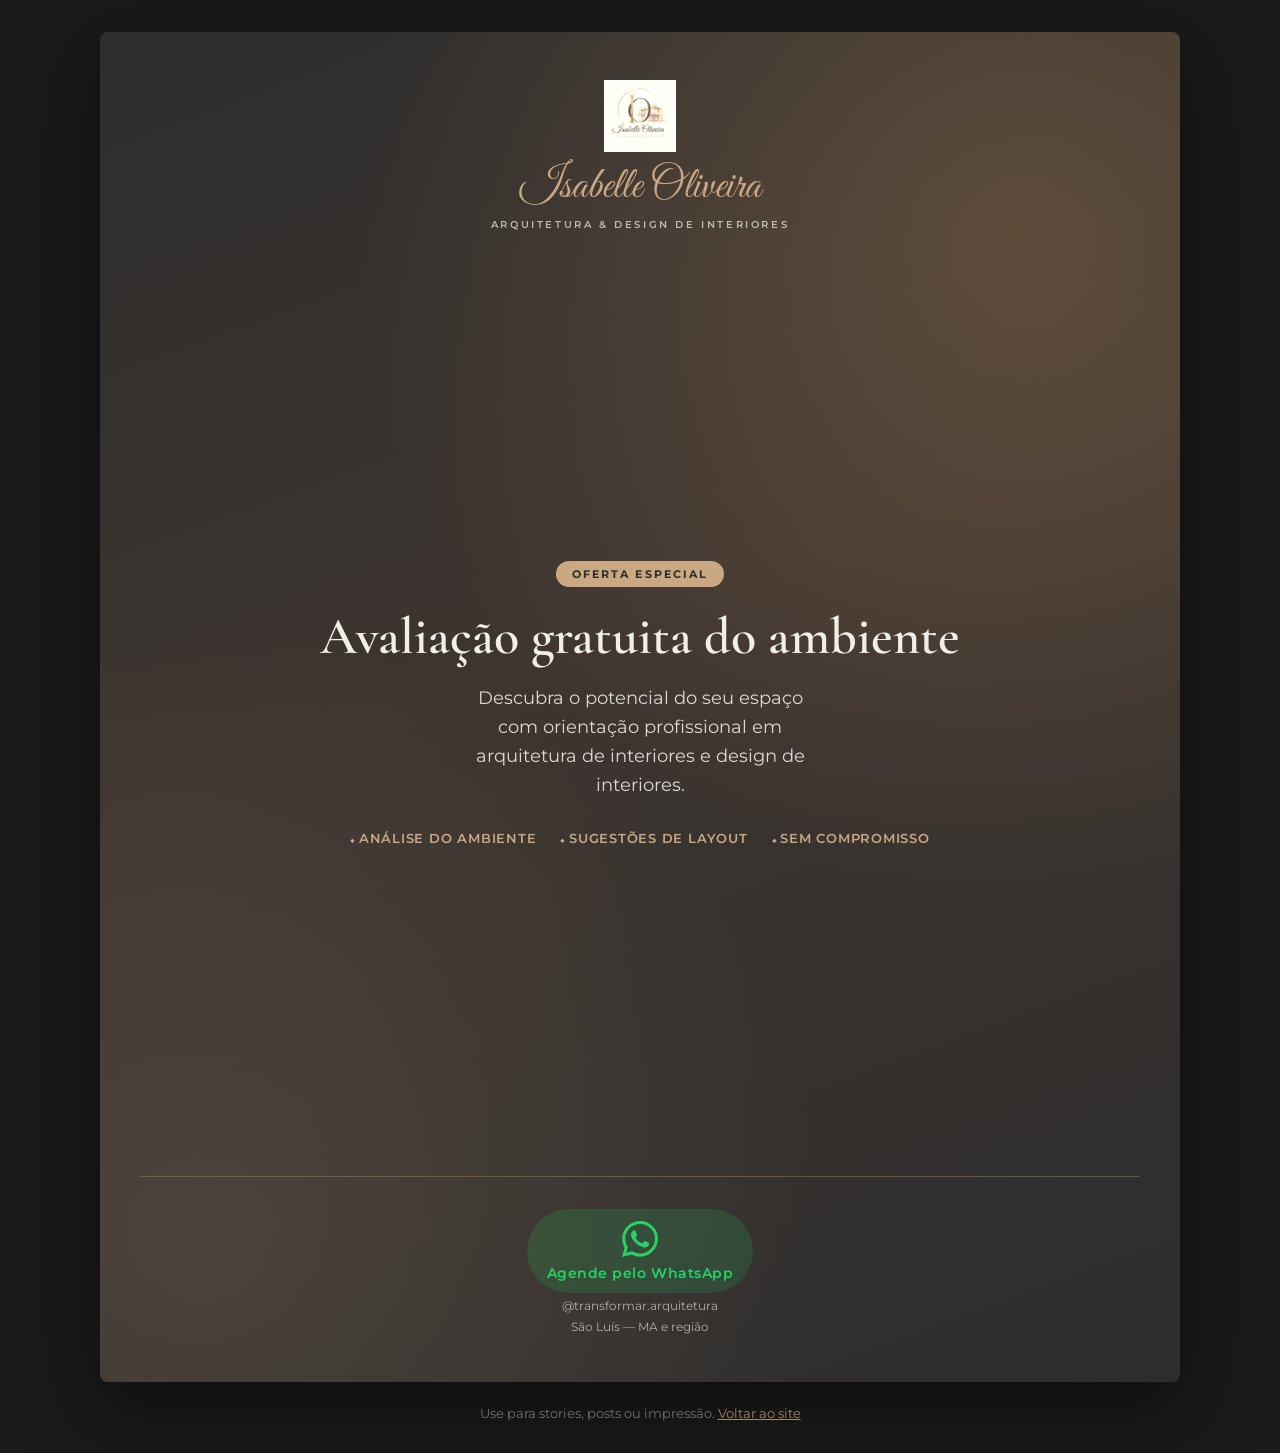
<file: anuncio.html>
<!DOCTYPE html>
<html lang="pt-BR">
<head>
  <!-- Google tag (gtag.js) -->
  <script async src="https://www.googletagmanager.com/gtag/js?id=AW-18393325599"></script>
  <script>
    window.dataLayer = window.dataLayer || [];
    function gtag(){dataLayer.push(arguments);}
    gtag('js', new Date());

    gtag('config', 'AW-18393325599');
  </script>
  <meta charset="UTF-8">
  <meta name="viewport" content="width=device-width, initial-scale=1.0">
  <meta name="robots" content="noindex">
  <title>Anúncio — Avaliação gratuita do ambiente | Isabelle Oliveira</title>
  <link rel="icon" href="favicon.svg" type="image/svg+xml">
  <link rel="preconnect" href="https://fonts.googleapis.com">
  <link rel="preconnect" href="https://fonts.gstatic.com" crossorigin>
  <link href="https://fonts.googleapis.com/css2?family=Cormorant+Garamond:wght@500;600&family=Great+Vibes&family=Montserrat:wght@400;500;600;700&display=swap" rel="stylesheet">
  <link rel="stylesheet" href="css/anuncio.css">
</head>
<body>

  <article class="ad" id="anuncio">
    <div class="ad__bg" aria-hidden="true"></div>
    <header class="ad__header">
      <img src="imagens/logo.png" alt="" class="ad__logo" width="80" height="80">
      <p class="ad__brand">Isabelle Oliveira</p>
      <p class="ad__tagline">Arquitetura & Design de Interiores</p>
    </header>

    <div class="ad__body">
      <span class="ad__badge">Oferta especial</span>
      <h1 class="ad__title">Avaliação gratuita do ambiente</h1>
      <p class="ad__subtitle">
        Descubra o potencial do seu espaço com orientação profissional em
        arquitetura de interiores e design de interiores.
      </p>

      <ul class="ad__list">
        <li>Análise do ambiente</li>
        <li>Sugestões de layout</li>
        <li>Sem compromisso</li>
      </ul>
    </div>

    <footer class="ad__footer">
      <a href="https://wa.me/559885375067?text=Ol%C3%A1%20Isabelle%2C%20gostaria%20de%20solicitar%20a%20avalia%C3%A7%C3%A3o%20gratuita%20do%20meu%20ambiente." class="ad__whatsapp" target="_blank" rel="noopener" aria-label="Agendar pelo WhatsApp">
        <svg width="36" height="36" viewBox="0 0 24 24" fill="currentColor" aria-hidden="true"><path d="M17.472 14.382c-.297-.149-1.758-.867-2.03-.967-.273-.099-.471-.148-.67.15-.197.297-.767.966-.94 1.164-.173.199-.347.223-.644.075-.297-.15-1.255-.463-2.39-1.475-.883-.788-1.48-1.761-1.653-2.059-.173-.297-.018-.458.13-.606.134-.133.298-.347.446-.52.149-.174.198-.298.298-.497.099-.198.05-.371-.025-.52-.075-.149-.669-1.612-.916-2.207-.242-.579-.487-.5-.669-.51-.173-.008-.371-.01-.57-.01-.198 0-.52.074-.792.372-.272.297-1.04 1.016-1.04 2.479 0 1.462 1.065 2.875 1.213 3.074.149.198 2.096 3.2 5.077 4.487.709.306 1.262.489 1.694.625.712.227 1.36.195 1.871.118.571-.085 1.758-.719 2.006-1.413.248-.694.248-1.289.173-1.413-.074-.124-.272-.198-.57-.347m-5.421 7.403h-.004a9.87 9.87 0 01-5.031-1.378l-.361-.214-3.741.982.998-3.648-.235-.374a9.86 9.86 0 01-1.51-5.26c.001-5.45 4.436-9.884 9.888-9.884 2.64 0 5.122 1.03 6.988 2.898a9.825 9.825 0 012.893 6.994c-.003 5.45-4.435 9.884-9.885 9.884m8.413-18.297A11.815 11.815 0 0012.05 0C5.495 0 .16 5.335.157 11.892c0 2.096.547 4.142 1.588 5.945L.057 24l6.305-1.654a11.882 11.882 0 005.683 1.448h.005c6.554 0 11.89-5.335 11.893-11.893a11.821 11.821 0 00-3.48-8.413z"/></svg>
        <span>Agende pelo WhatsApp</span>
      </a>
      <p class="ad__insta">@transformar.arquitetura</p>
      <p class="ad__city">São Luís — MA e região</p>
    </footer>
  </article>

  <p class="ad-hint">Use para stories, posts ou impressão. <a href="index.html">Voltar ao site</a></p>

  <script src="js/analytics.js"></script>
</body>
</html>
</file>
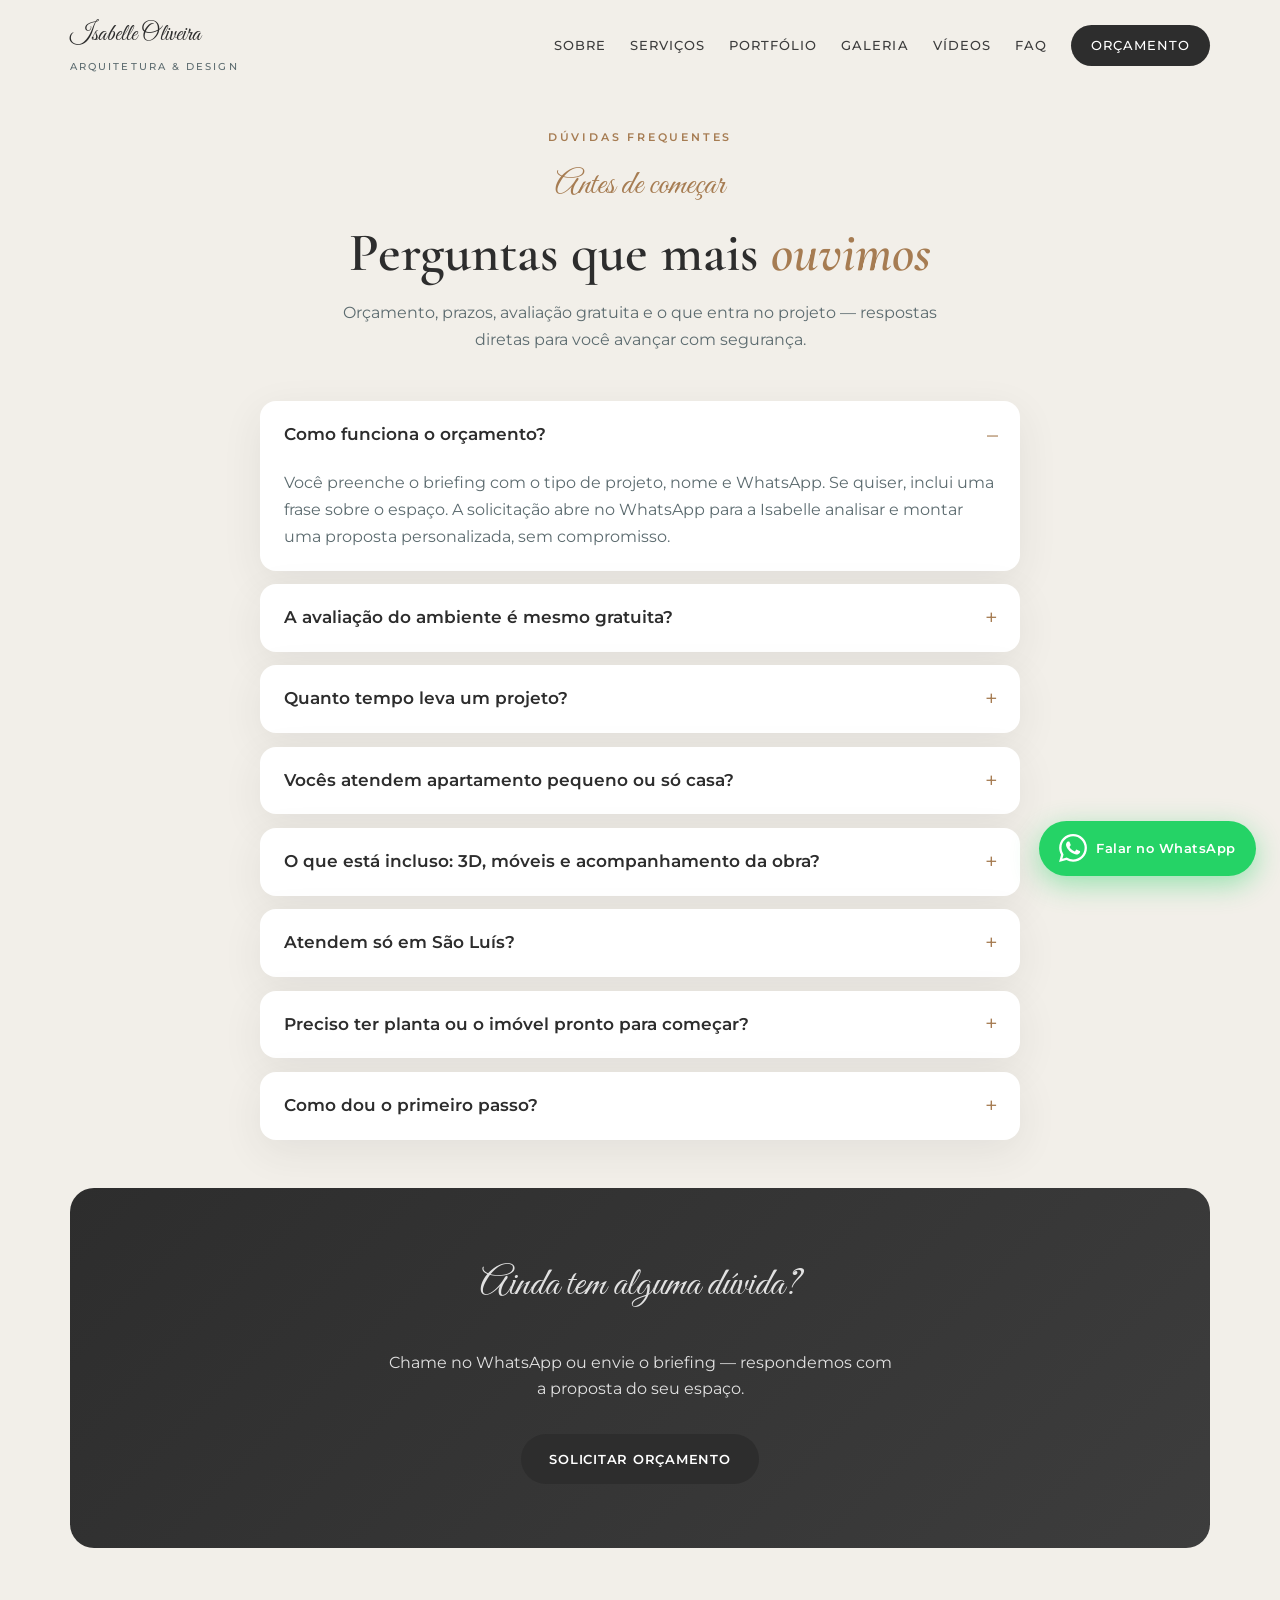
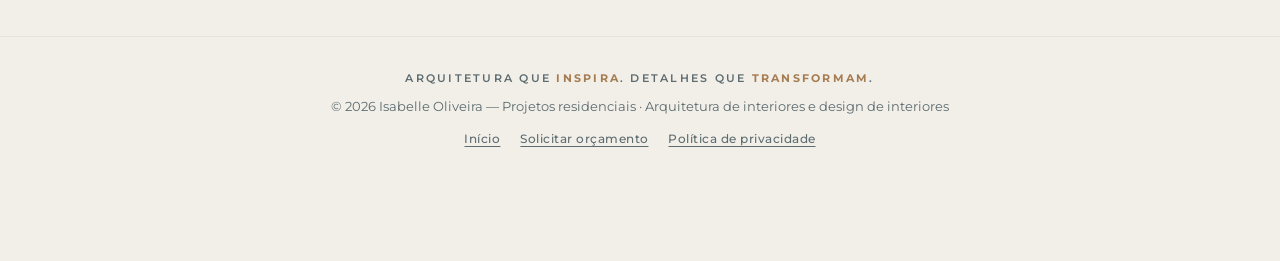
<file: faq.html>
<!DOCTYPE html>
<html lang="pt-BR">
<head>
  <!-- Google tag (gtag.js) -->
  <script async src="https://www.googletagmanager.com/gtag/js?id=AW-18393325599"></script>
  <script>
    window.dataLayer = window.dataLayer || [];
    function gtag(){dataLayer.push(arguments);}
    gtag('js', new Date());

    gtag('config', 'AW-18393325599');
  </script>
  <meta charset="UTF-8">
  <meta name="viewport" content="width=device-width, initial-scale=1.0">
  <meta name="description" content="Dúvidas frequentes sobre orçamento, prazos, avaliação gratuita e projetos de arquitetura de interiores em São Luís, MA — Isabelle Oliveira.">
  <meta name="robots" content="index, follow">
  <meta name="author" content="Isabelle Oliveira">
  <title>Dúvidas frequentes | Isabelle Oliveira — Arquitetura e Design</title>

  <meta property="og:type" content="website">
  <meta property="og:title" content="Dúvidas frequentes — Isabelle Oliveira Arquitetura">
  <meta property="og:description" content="Como funciona o orçamento, a avaliação gratuita, prazos e o acompanhamento do projeto de interiores.">
  <meta property="og:image" content="imagens/015.jpeg">
  <meta property="og:locale" content="pt_BR">

  <link rel="icon" href="favicon.svg" type="image/svg+xml">
  <link rel="apple-touch-icon" href="favicon.svg">
  <link rel="preconnect" href="https://fonts.googleapis.com">
  <link rel="preconnect" href="https://fonts.gstatic.com" crossorigin>
  <link href="https://fonts.googleapis.com/css2?family=Cormorant+Garamond:ital,wght@0,500;0,600;1,500&family=Great+Vibes&family=Montserrat:wght@400;500;600;700&display=swap" rel="stylesheet">
  <link rel="stylesheet" href="css/style.css">
  <script type="application/ld+json">
  {
    "@context": "https://schema.org",
    "@type": "FAQPage",
    "mainEntity": [
      {
        "@type": "Question",
        "name": "Como funciona o orçamento?",
        "acceptedAnswer": {
          "@type": "Answer",
          "text": "Você preenche o briefing no site com o tipo de projeto, nome e WhatsApp. Se quiser, inclui uma frase sobre o espaço. A solicitação abre no WhatsApp para a Isabelle analisar e montar uma proposta personalizada, sem compromisso."
        }
      },
      {
        "@type": "Question",
        "name": "A avaliação do ambiente é mesmo gratuita?",
        "acceptedAnswer": {
          "@type": "Answer",
          "text": "Sim. A avaliação gratuita é uma análise inicial do ambiente, com orientação de layout e estilo, sem obrigação de contratar o projeto. É o primeiro passo para quem ainda está pesquisando."
        }
      },
      {
        "@type": "Question",
        "name": "Quanto tempo leva um projeto?",
        "acceptedAnswer": {
          "@type": "Answer",
          "text": "O prazo depende do tamanho do imóvel, da quantidade de ambientes e da complexidade. No briefing você indica se precisa do projeto o quanto antes, em alguns meses ou se ainda está pesquisando. A data combinada entra na proposta."
        }
      },
      {
        "@type": "Question",
        "name": "Vocês atendem apartamento pequeno ou só casa?",
        "acceptedAnswer": {
          "@type": "Answer",
          "text": "Atendemos casas, apartamentos, studios e espaços comerciais. Apartamento compacto também ganha projeto: o foco é funcionalidade, circulação e um visual alinhado ao seu jeito de viver."
        }
      },
      {
        "@type": "Question",
        "name": "O que está incluso: 3D, móveis e acompanhamento da obra?",
        "acceptedAnswer": {
          "@type": "Answer",
          "text": "O pacote é definido na proposta. Em geral o projeto de interiores pode incluir layout, especificação, imagens 3D realistas e acompanhamento até a execução. Compra de móveis e mão de obra da obra são combinados à parte, conforme o que você precisar."
        }
      },
      {
        "@type": "Question",
        "name": "Atendem só em São Luís?",
        "acceptedAnswer": {
          "@type": "Answer",
          "text": "O atendimento é em São Luís, São José de Ribamar, Paço do Lumiar, Raposa e região. Projetos em outras cidades do Maranhão podem ser avaliados sob consulta."
        }
      },
      {
        "@type": "Question",
        "name": "Preciso ter planta ou o imóvel pronto para começar?",
        "acceptedAnswer": {
          "@type": "Answer",
          "text": "Não. Planta, fotos e medidas ajudam, mas não são obrigatórias no primeiro contato. Se você ainda está na planta ou em reforma, dá para começar pelo briefing e organizar o que falta na conversa."
        }
      },
      {
        "@type": "Question",
        "name": "Como dou o primeiro passo?",
        "acceptedAnswer": {
          "@type": "Answer",
          "text": "Abra a página de orçamento, escolha o tipo de projeto e envie o briefing pelo WhatsApp. Se preferir, chame direto no WhatsApp ou peça a avaliação gratuita do ambiente."
        }
      }
    ]
  }
  </script>
</head>
<body>

  <header class="header scrolled">
    <div class="container header__inner">
      <a href="index.html" class="logo">
        Isabelle Oliveira
        <span>Arquitetura & Design</span>
      </a>
      <nav class="nav" aria-label="Menu principal">
        <a href="index.html#sobre">Sobre</a>
        <a href="index.html#servicos">Serviços</a>
        <a href="index.html#portfolio">Portfólio</a>
        <a href="index.html#galeria">Galeria</a>
        <a href="index.html#videos">Vídeos</a>
        <a href="faq.html" aria-current="page">FAQ</a>
        <a href="orcamento.html" class="nav__cta">Orçamento</a>
      </nav>
      <button class="menu-toggle" aria-label="Abrir menu" aria-expanded="false" type="button">
        <span></span><span></span><span></span>
      </button>
    </div>
  </header>

  <main>
    <section class="faq-hero container">
      <p class="section__label reveal">Dúvidas frequentes</p>
      <p class="quote-hero__script reveal">Antes de começar</p>
      <h1 class="quote-hero__title reveal">Perguntas que mais <em>ouvimos</em></h1>
      <p class="quote-hero__text reveal">
        Orçamento, prazos, avaliação gratuita e o que entra no projeto —
        respostas diretas para você avançar com segurança.
      </p>
    </section>

    <section class="section faq" aria-labelledby="faq-list-title">
      <div class="container faq__list">
        <h2 id="faq-list-title" class="visually-hidden">Lista de perguntas</h2>

        <details class="faq-item reveal" open>
          <summary>Como funciona o orçamento?</summary>
          <p>
          Você preenche o briefing com o tipo de projeto, nome e WhatsApp.
          Se quiser, inclui uma frase sobre o espaço. A solicitação abre no WhatsApp para a Isabelle
          analisar e montar uma proposta personalizada, sem compromisso.
          </p>
        </details>

        <details class="faq-item reveal">
          <summary>A avaliação do ambiente é mesmo gratuita?</summary>
          <p>
            Sim. É uma análise inicial do ambiente, com orientação de layout e estilo,
            sem obrigação de contratar o projeto. Ideal para quem ainda está pesquisando.
          </p>
          <p>
            <a href="orcamento.html?tipo=avaliacao">Agendar avaliação gratuita</a>
          </p>
        </details>

        <details class="faq-item reveal">
          <summary>Quanto tempo leva um projeto?</summary>
          <p>
            O prazo depende do tamanho do imóvel, de quantos ambientes entram e da complexidade.
            No briefing você indica se precisa o quanto antes, em alguns meses ou se ainda está pesquisando.
            A data combinada vai na proposta.
          </p>
        </details>

        <details class="faq-item reveal">
          <summary>Vocês atendem apartamento pequeno ou só casa?</summary>
          <p>
            Atendemos casas, apartamentos, studios e espaços comerciais.
            Apartamento compacto também ganha projeto: o foco é circulação, função e um visual
            alinhado ao seu jeito de viver.
          </p>
        </details>

        <details class="faq-item reveal">
          <summary>O que está incluso: 3D, móveis e acompanhamento da obra?</summary>
          <p>
            O pacote é definido na proposta. Em geral o projeto pode incluir layout, especificação,
            imagens 3D realistas e acompanhamento até a execução.
            Compra de móveis e mão de obra da obra são combinados à parte, conforme o que você precisar.
          </p>
        </details>

        <details class="faq-item reveal">
          <summary>Atendem só em São Luís?</summary>
          <p>
            O atendimento é em São Luís, São José de Ribamar, Paço do Lumiar, Raposa e região.
            Outras cidades do Maranhão podem ser avaliadas sob consulta.
          </p>
        </details>

        <details class="faq-item reveal">
          <summary>Preciso ter planta ou o imóvel pronto para começar?</summary>
          <p>
            Não. Planta, fotos e medidas ajudam, mas não são obrigatórias no primeiro contato.
            Se você ainda está na planta ou em reforma, dá para começar pelo briefing e organizar
            o que falta na conversa.
          </p>
        </details>

        <details class="faq-item reveal">
          <summary>Como dou o primeiro passo?</summary>
          <p>
            Abra a página de orçamento, escolha o tipo de projeto e envie o briefing pelo WhatsApp.
            Se preferir, chame direto no WhatsApp ou peça a avaliação gratuita do ambiente.
          </p>
          <p>
            <a href="orcamento.html">Começar meu briefing</a>
          </p>
        </details>
      </div>

      <div class="container">
        <div class="cta reveal">
          <p class="cta__script">Ainda tem alguma dúvida?</p>
          <p>Chame no WhatsApp ou envie o briefing — respondemos com a proposta do seu espaço.</p>
          <a href="orcamento.html" class="btn btn--primary">Solicitar orçamento</a>
        </div>
      </div>
    </section>
  </main>

  <footer class="footer">
    <div class="container">
      <p class="footer__tagline">
        Arquitetura que <strong>inspira</strong>. Detalhes que <strong>transformam</strong>.
      </p>
      <p class="footer__copy">© 2026 Isabelle Oliveira — Projetos residenciais · Arquitetura de interiores e design de interiores</p>
      <nav class="footer__links" aria-label="Links do site">
        <a href="index.html">Início</a>
        <a href="orcamento.html">Solicitar orçamento</a>
        <a href="privacidade.html">Política de privacidade</a>
      </nav>
    </div>
  </footer>

  <a href="https://wa.me/559885375067" class="whatsapp-float" target="_blank" rel="noopener" aria-label="Contato via WhatsApp">
    <svg width="28" height="28" viewBox="0 0 24 24" fill="currentColor" aria-hidden="true"><path d="M17.472 14.382c-.297-.149-1.758-.867-2.03-.967-.273-.099-.471-.148-.67.15-.197.297-.767.966-.94 1.164-.173.199-.347.223-.644.075-.297-.15-1.255-.463-2.39-1.475-.883-.788-1.48-1.761-1.653-2.059-.173-.297-.018-.458.13-.606.134-.133.298-.347.446-.52.149-.174.198-.298.298-.497.099-.198.05-.371-.025-.52-.075-.149-.669-1.612-.916-2.207-.242-.579-.487-.5-.669-.51-.173-.008-.371-.01-.57-.01-.198 0-.52.074-.792.372-.272.297-1.04 1.016-1.04 2.479 0 1.462 1.065 2.875 1.213 3.074.149.198 2.096 3.2 5.077 4.487.709.306 1.262.489 1.694.625.712.227 1.36.195 1.871.118.571-.085 1.758-.719 2.006-1.413.248-.694.248-1.289.173-1.413-.074-.124-.272-.198-.57-.347m-5.421 7.403h-.004a9.87 9.87 0 01-5.031-1.378l-.361-.214-3.741.982.998-3.648-.235-.374a9.86 9.86 0 01-1.51-5.26c.001-5.45 4.436-9.884 9.888-9.884 2.64 0 5.122 1.03 6.988 2.898a9.825 9.825 0 012.893 6.994c-.003 5.45-4.435 9.884-9.885 9.884m8.413-18.297A11.815 11.815 0 0012.05 0C5.495 0 .16 5.335.157 11.892c0 2.096.547 4.142 1.588 5.945L.057 24l6.305-1.654a11.882 11.882 0 005.683 1.448h.005c6.554 0 11.89-5.335 11.893-11.893a11.821 11.821 0 00-3.48-8.413z"/></svg>
    <span class="whatsapp-float__text">Falar no WhatsApp</span>
  </a>

  <script src="js/analytics.js"></script>
  <script src="js/main.js"></script>
</body>
</html>
</file>
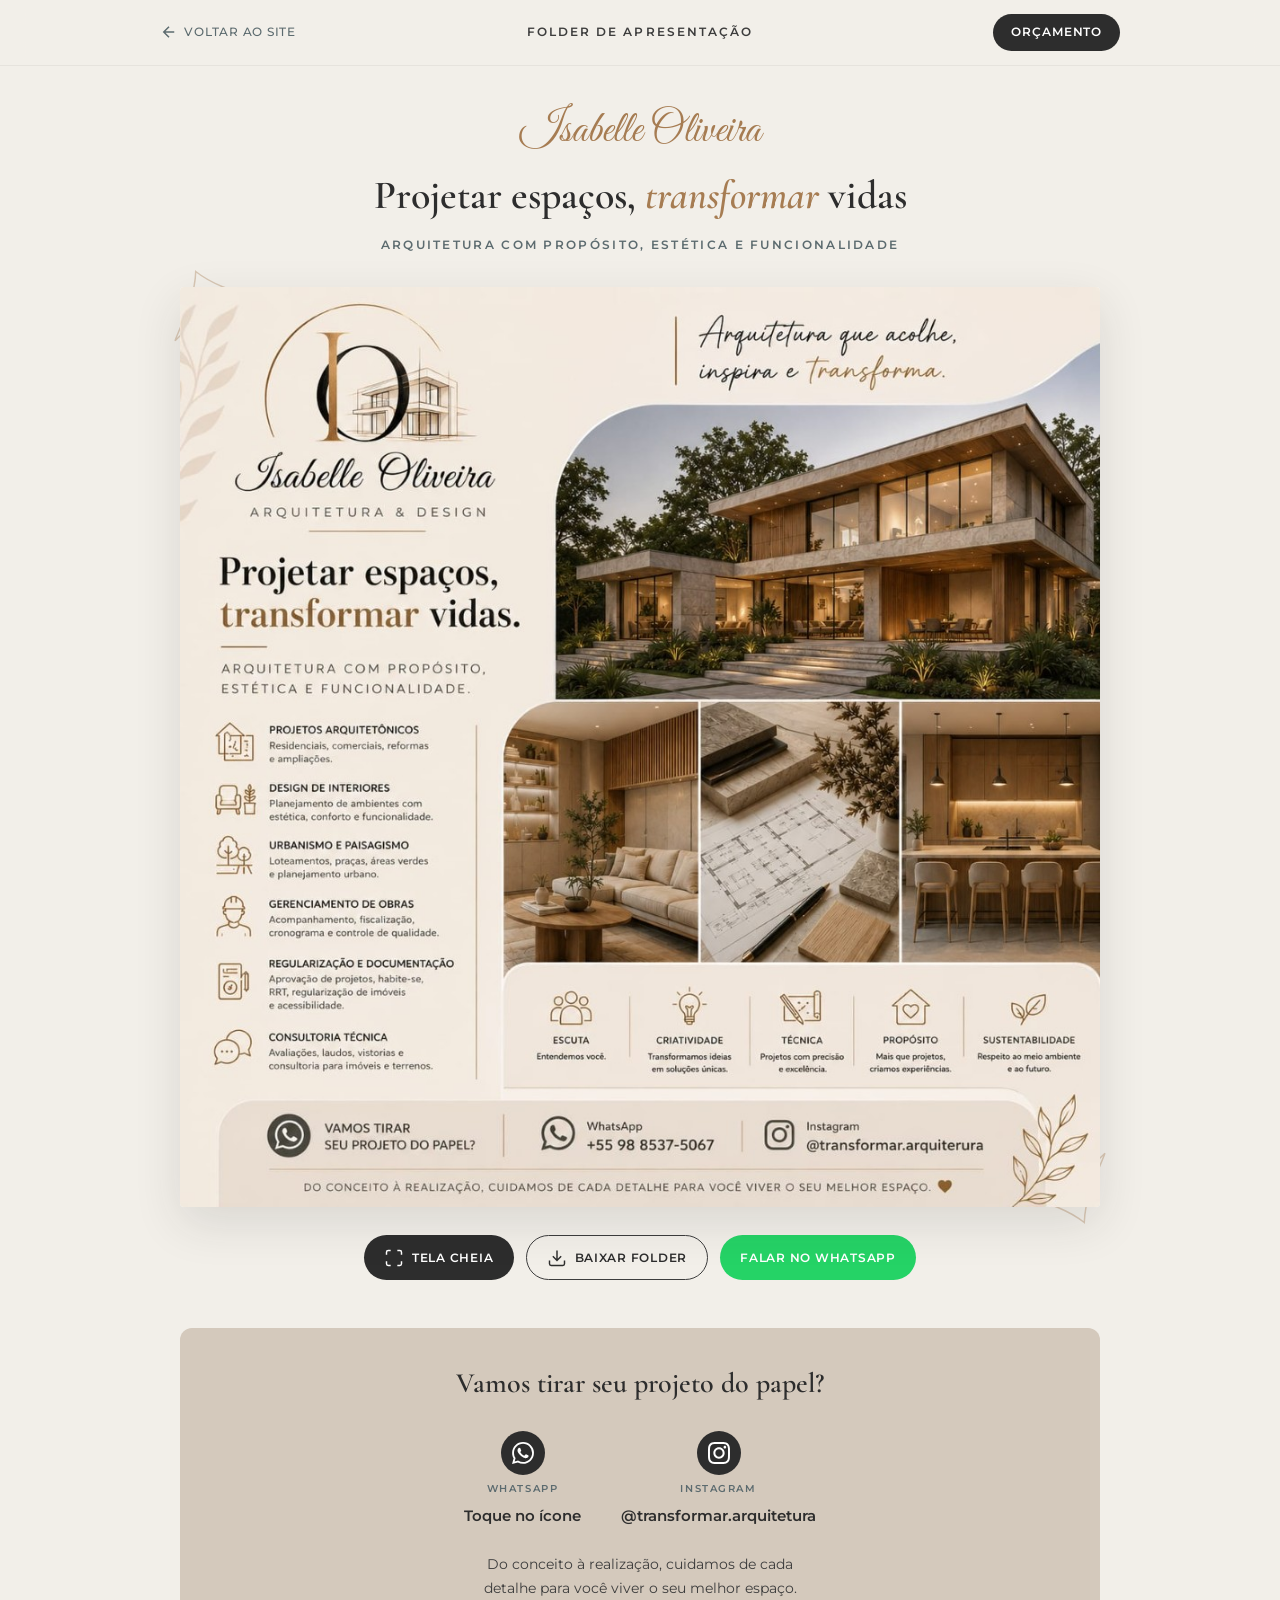
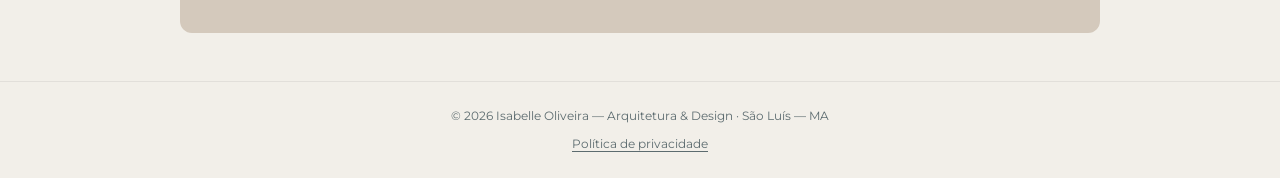
<file: folder.html>
<!DOCTYPE html>
<html lang="pt-BR">
<head>
  <!-- Google tag (gtag.js) -->
  <script async src="https://www.googletagmanager.com/gtag/js?id=AW-18393325599"></script>
  <script>
    window.dataLayer = window.dataLayer || [];
    function gtag(){dataLayer.push(arguments);}
    gtag('js', new Date());

    gtag('config', 'AW-18393325599');
  </script>
  <meta charset="UTF-8">
  <meta name="viewport" content="width=device-width, initial-scale=1.0">
  <meta name="description" content="Folder — Isabelle Oliveira. Arquitetura de interiores, design de interiores e projetos residenciais em São Luís, MA.">
  <meta name="robots" content="index, follow">
  <title>Folder | Isabelle Oliveira — Arquitetura de Interiores</title>

  <meta property="og:type" content="website">
  <meta property="og:title" content="Folder — Isabelle Oliveira Arquitetura & Design">
  <meta property="og:description" content="Projetar espaços, transformar vidas. Conheça os serviços e a proposta da Isabelle Oliveira.">
  <meta property="og:image" content="imagens/folder-apresentacao.png">
  <meta property="og:locale" content="pt_BR">

  <link rel="icon" href="favicon.svg" type="image/svg+xml">
  <link rel="preconnect" href="https://fonts.googleapis.com">
  <link rel="preconnect" href="https://fonts.gstatic.com" crossorigin>
  <link href="https://fonts.googleapis.com/css2?family=Cormorant+Garamond:ital,wght@0,500;0,600;1,500&family=Great+Vibes&family=Montserrat:wght@400;500;600;700&display=swap" rel="stylesheet">
  <link rel="stylesheet" href="css/folder.css">
</head>
<body class="folder-page">

  <header class="folder-header">
    <div class="folder-header__inner">
      <a href="index.html" class="folder-header__back">
        <svg width="18" height="18" viewBox="0 0 24 24" fill="none" stroke="currentColor" stroke-width="2" aria-hidden="true">
          <path d="M19 12H5M12 19l-7-7 7-7"/>
        </svg>
        Voltar ao site
      </a>
      <p class="folder-header__title">Folder de apresentação</p>
      <a href="orcamento.html" class="folder-header__cta">Orçamento</a>
    </div>
  </header>

  <main class="folder-main">
    <div class="folder-intro">
      <p class="folder-intro__script">Isabelle Oliveira</p>
      <h1 class="folder-intro__headline">Projetar espaços, <em>transformar</em> vidas</h1>
      <p class="folder-intro__sub">Arquitetura com propósito, estética e funcionalidade</p>
    </div>

    <figure class="folder-frame" id="folder-frame">
      <div class="folder-frame__leaf folder-frame__leaf--tl" aria-hidden="true"></div>
      <div class="folder-frame__inner">
        <img
          src="imagens/folder-apresentacao.png"
          alt="Folder Isabelle Oliveira Arquitetura e Design — serviços, galeria de projetos, valores e contato"
          width="1200"
          height="1697"
          class="folder-frame__img"
          id="folder-image">
      </div>
      <div class="folder-frame__leaf folder-frame__leaf--br" aria-hidden="true"></div>
    </figure>

    <div class="folder-actions">
      <button type="button" class="folder-btn" id="btn-fullscreen" aria-label="Ver folder em tela cheia">
        <svg width="20" height="20" viewBox="0 0 24 24" fill="none" stroke="currentColor" stroke-width="1.75" aria-hidden="true">
          <path d="M8 3H5a2 2 0 00-2 2v3m18 0V5a2 2 0 00-2-2h-3m0 18h3a2 2 0 002-2v-3M3 16v3a2 2 0 002 2h3"/>
        </svg>
        Tela cheia
      </button>
      <a href="imagens/folder-apresentacao.png" download class="folder-btn folder-btn--outline">
        <svg width="20" height="20" viewBox="0 0 24 24" fill="none" stroke="currentColor" stroke-width="1.75" aria-hidden="true">
          <path d="M21 15v4a2 2 0 01-2 2H5a2 2 0 01-2-2v-4M7 10l5 5 5-5M12 15V3"/>
        </svg>
        Baixar folder
      </a>
      <a href="https://wa.me/559885375067" class="folder-btn folder-btn--primary" target="_blank" rel="noopener">
        Falar no WhatsApp
      </a>
    </div>

    <section class="folder-contact" aria-label="Contato">
      <p class="folder-contact__cta">Vamos tirar seu projeto do papel?</p>
      <div class="folder-contact__grid">
        <div class="folder-contact__item folder-contact__item--whatsapp">
          <a
            href="https://wa.me/559885375067"
            class="folder-contact__icon-link"
            target="_blank"
            rel="noopener"
            aria-label="Enviar mensagem no WhatsApp">
            <span class="folder-contact__icon">
              <svg width="22" height="22" viewBox="0 0 24 24" fill="currentColor" aria-hidden="true"><path d="M17.472 14.382c-.297-.149-1.758-.867-2.03-.967-.273-.099-.471-.148-.67.15-.197.297-.767.966-.94 1.164-.173.199-.347.223-.644.075-.297-.15-1.255-.463-2.39-1.475-.883-.788-1.48-1.761-1.653-2.059-.173-.297-.018-.458.13-.606.134-.133.298-.347.446-.52.149-.174.198-.298.298-.497.099-.198.05-.371-.025-.52-.075-.149-.669-1.612-.916-2.207-.242-.579-.487-.5-.669-.51-.173-.008-.371-.01-.57-.01-.198 0-.52.074-.792.372-.272.297-1.04 1.016-1.04 2.479 0 1.462 1.065 2.875 1.213 3.074.149.198 2.096 3.2 5.077 4.487.709.306 1.262.489 1.694.625.712.227 1.36.195 1.871.118.571-.085 1.758-.719 2.006-1.413.248-.694.248-1.289.173-1.413-.074-.124-.272-.198-.57-.347m-5.421 7.403h-.004a9.87 9.87 0 01-5.031-1.378l-.361-.214-3.741.982.998-3.648-.235-.374a9.86 9.86 0 01-1.51-5.26c.001-5.45 4.436-9.884 9.888-9.884 2.64 0 5.122 1.03 6.988 2.898a9.825 9.825 0 012.893 6.994c-.003 5.45-4.435 9.884-9.885 9.884m8.413-18.297A11.815 11.815 0 0012.05 0C5.495 0 .16 5.335.157 11.892c0 2.096.547 4.142 1.588 5.945L.057 24l6.305-1.654a11.882 11.882 0 005.683 1.448h.005c6.554 0 11.89-5.335 11.893-11.893a11.821 11.821 0 00-3.48-8.413z"/></svg>
            </span>
          </a>
          <span class="folder-contact__label">WhatsApp</span>
          <span class="folder-contact__value">Toque no ícone</span>
        </div>
        <a href="https://instagram.com/transformar.arquitetura" class="folder-contact__item" target="_blank" rel="noopener">
          <span class="folder-contact__icon" aria-hidden="true">
            <svg width="22" height="22" viewBox="0 0 24 24" fill="currentColor"><path d="M12 2.163c3.204 0 3.584.012 4.85.07 3.252.148 4.771 1.691 4.919 4.919.058 1.265.069 1.645.069 4.849 0 3.205-.012 3.584-.069 4.849-.149 3.225-1.664 4.771-4.919 4.919-1.266.058-1.644.07-4.85.07-3.204 0-3.584-.012-4.849-.07-3.26-.149-4.771-1.699-4.919-4.92-.058-1.265-.07-1.644-.07-4.849 0-3.204.013-3.583.07-4.849.149-3.227 1.664-4.771 4.919-4.919 1.266-.057 1.645-.069 4.849-.069zm0-2.163c-3.259 0-3.667.014-4.947.072-4.358.2-6.78 2.618-6.98 6.98-.059 1.281-.073 1.689-.073 4.948 0 3.259.014 3.668.072 4.948.2 4.358 2.618 6.78 6.98 6.98 1.281.058 1.689.072 4.948.072 3.259 0 3.668-.014 4.948-.072 4.354-.2 6.782-2.618 6.979-6.98.059-1.28.073-1.689.073-4.948 0-3.259-.014-3.667-.072-4.947-.196-4.354-2.617-6.78-6.979-6.98-1.281-.059-1.69-.073-4.949-.073zm0 5.838c-3.403 0-6.162 2.759-6.162 6.162s2.759 6.163 6.162 6.163 6.162-2.759 6.162-6.163c0-3.403-2.759-6.162-6.162-6.162zm0 10.162c-2.209 0-4-1.79-4-4 0-2.209 1.791-4 4-4s4 1.791 4 4c0 2.21-1.791 4-4 4zm6.406-11.845c-.796 0-1.441.645-1.441 1.44s.645 1.44 1.441 1.44c.795 0 1.439-.645 1.439-1.44s-.644-1.44-1.439-1.44z"/></svg>
          </span>
          <span class="folder-contact__label">Instagram</span>
          <span class="folder-contact__value">@transformar.arquitetura</span>
        </a>
      </div>
      <p class="folder-contact__closing">
        Do conceito à realização, cuidamos de cada detalhe para você viver o seu melhor espaço.
      </p>
    </section>
  </main>

  <footer class="folder-footer">
    <p>© 2026 Isabelle Oliveira — Arquitetura & Design · São Luís — MA</p>
    <p class="folder-footer__legal"><a href="privacidade.html">Política de privacidade</a></p>
  </footer>

  <div id="folder-lightbox" class="folder-lightbox" role="dialog" aria-modal="true" aria-label="Folder em tela cheia" hidden>
    <button type="button" class="folder-lightbox__close" aria-label="Fechar">&times;</button>
    <img src="imagens/folder-apresentacao.png" alt="" class="folder-lightbox__img">
  </div>

  <script src="js/analytics.js"></script>
  <script src="js/folder.js"></script>
</body>
</html>
</file>
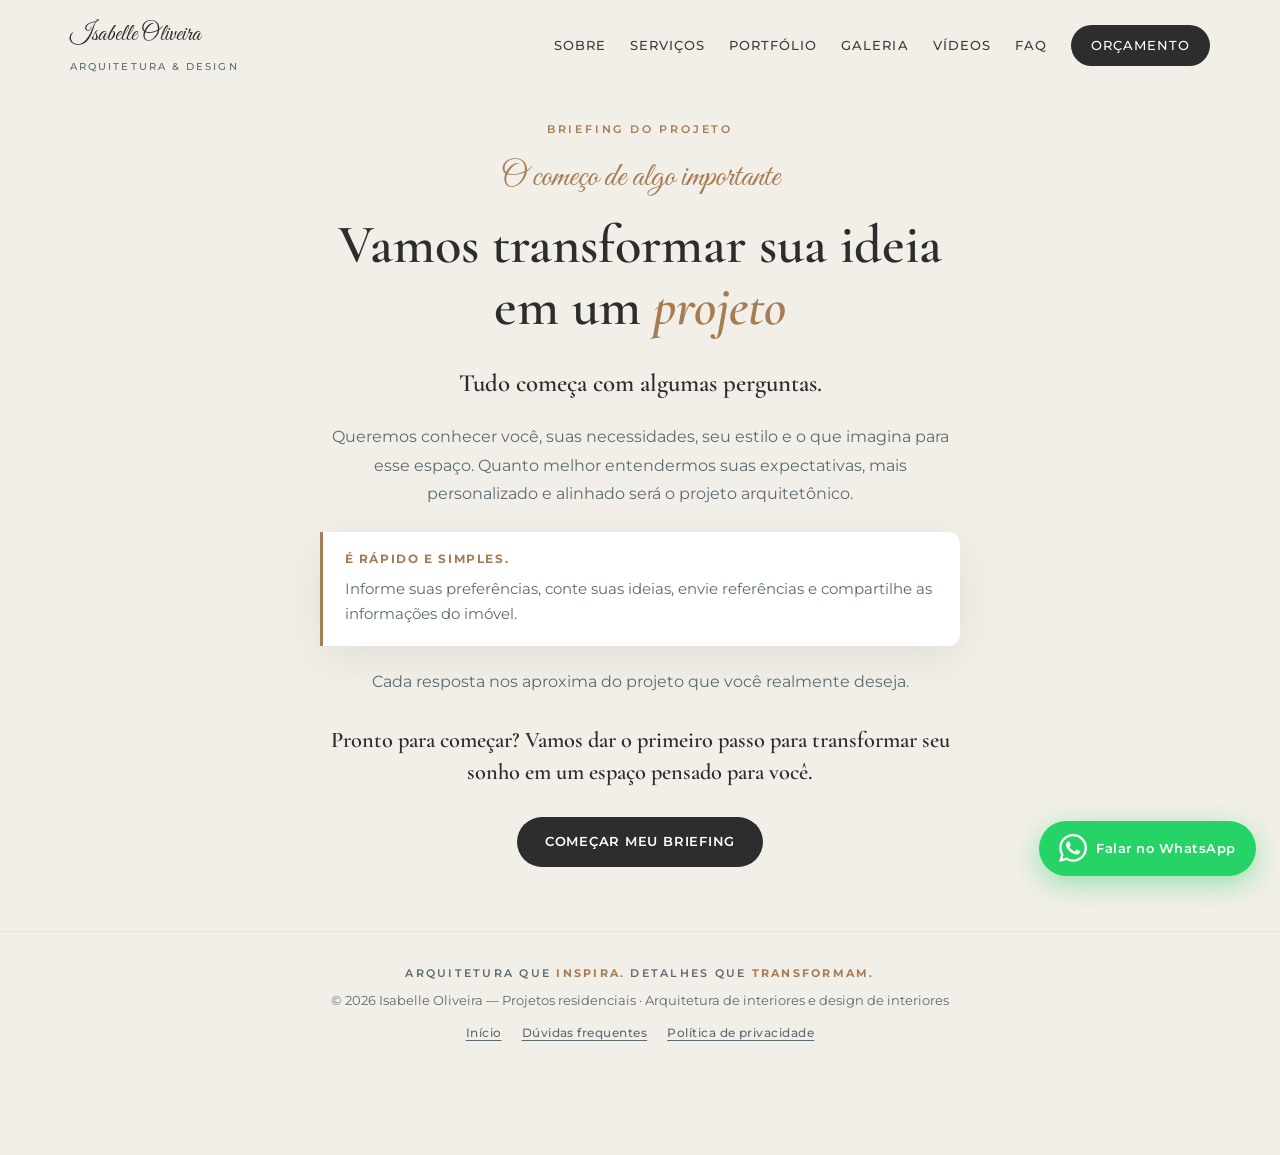
<file: orcamento.html>
<!DOCTYPE html>
<html lang="pt-BR">
<head>
  <!-- Google tag (gtag.js) -->
  <script async src="https://www.googletagmanager.com/gtag/js?id=AW-18393325599"></script>
  <script>
    window.dataLayer = window.dataLayer || [];
    function gtag(){dataLayer.push(arguments);}
    gtag('js', new Date());

    gtag('config', 'AW-18393325599');
  </script>
  <meta charset="UTF-8">
  <meta name="viewport" content="width=device-width, initial-scale=1.0">
  <meta name="description" content="Comece o briefing do seu projeto arquitetônico. Conte suas ideias, preferências e informações do imóvel para um orçamento personalizado em São Luís, MA.">
  <meta name="keywords" content="orçamento arquitetura, projeto de interiores, design de interiores São Luís, solicitar projeto">
  <meta name="robots" content="index, follow">
  <meta name="author" content="Isabelle Oliveira">
  <title>Briefing do projeto | Isabelle Oliveira — Arquitetura e Design</title>

  <meta property="og:type" content="website">
  <meta property="og:title" content="Briefing do projeto — Isabelle Oliveira Arquitetura">
  <meta property="og:description" content="Comece o briefing do seu projeto. Conte suas ideias e receba uma proposta personalizada de arquitetura e interiores.">
  <meta property="og:image" content="imagens/015.jpeg">
  <meta property="og:locale" content="pt_BR">

  <link rel="icon" href="favicon.svg" type="image/svg+xml">
  <link rel="apple-touch-icon" href="favicon.svg">
  <link rel="preconnect" href="https://fonts.googleapis.com">
  <link rel="preconnect" href="https://fonts.gstatic.com" crossorigin>
  <link href="https://fonts.googleapis.com/css2?family=Cormorant+Garamond:ital,wght@0,500;0,600;1,500&family=Great+Vibes&family=Montserrat:wght@400;500;600;700&display=swap" rel="stylesheet">
  <link rel="stylesheet" href="css/style.css">
</head>
<body>

  <header class="header scrolled">
    <div class="container header__inner">
      <a href="index.html" class="logo">
        Isabelle Oliveira
        <span>Arquitetura & Design</span>
      </a>
      <nav class="nav" aria-label="Menu principal">
        <a href="index.html#sobre">Sobre</a>
        <a href="index.html#servicos">Serviços</a>
        <a href="index.html#portfolio">Portfólio</a>
        <a href="index.html#galeria">Galeria</a>
        <a href="index.html#videos">Vídeos</a>
        <a href="faq.html">FAQ</a>
        <a href="orcamento.html" class="nav__cta" aria-current="page">Orçamento</a>
      </nav>
      <button class="menu-toggle" aria-label="Abrir menu" aria-expanded="false" type="button">
        <span></span><span></span><span></span>
      </button>
    </div>
  </header>

  <main>
    <section class="quote-briefing" id="briefing" aria-labelledby="briefing-title">
      <div class="container quote-briefing__inner reveal">
        <p class="section__label">Briefing do projeto</p>
        <p class="quote-hero__script">O começo de algo importante</p>
        <h1 id="briefing-title" class="quote-hero__title">Vamos transformar sua ideia em um <em>projeto</em></h1>
        <p class="quote-briefing__lead">Tudo começa com algumas perguntas.</p>
        <p class="quote-briefing__text">
          Queremos conhecer você, suas necessidades, seu estilo e o que imagina para esse espaço.
          Quanto melhor entendermos suas expectativas, mais personalizado e alinhado será o projeto arquitetônico.
        </p>
        <div class="quote-briefing__note">
          <strong>É rápido e simples.</strong>
          Informe suas preferências, conte suas ideias, envie referências e compartilhe as informações do imóvel.
        </div>
        <p class="quote-briefing__text">
          Cada resposta nos aproxima do projeto que você realmente deseja.
        </p>
        <p class="quote-briefing__close">
          Pronto para começar? Vamos dar o primeiro passo para transformar seu sonho
          em um espaço pensado para você.
        </p>
        <a href="#formulario" class="btn btn--primary quote-briefing__cta" id="start-briefing">
          Começar meu briefing
        </a>
      </div>
    </section>

    <section class="section quote" id="formulario" aria-labelledby="quote-form-title" hidden>
      <div class="container">
        <p class="section__label">Briefing</p>
        <h2 class="section__title quote__form-heading">Conte sobre o seu espaço</h2>
        <p class="section__intro">
          Tipo de projeto, seu nome e WhatsApp. O restante a gente combina na conversa.
        </p>
      </div>
      <div class="container quote__layout">
        <aside class="quote__aside reveal">
          <h2 id="quote-form-title" class="quote__aside-title">Como funciona</h2>
          <ol class="quote__steps">
            <li>
              <span>1</span>
              <div>
                <strong>Escolha o projeto</strong>
                <p>Residencial, interiores, gourmet, comercial ou avaliação gratuita.</p>
              </div>
            </li>
            <li>
              <span>2</span>
              <div>
                <strong>Envie nome e WhatsApp</strong>
                <p>Se quiser, conte em uma frase o que imagina para o espaço.</p>
              </div>
            </li>
            <li>
              <span>3</span>
              <div>
                <strong>Receba o orçamento</strong>
                <p>A solicitação abre no WhatsApp para a Isabelle retornar com a proposta.</p>
              </div>
            </li>
          </ol>
          <p class="quote__aside-note">
            Os dados não ficam salvos no site: você revisa a mensagem no WhatsApp antes de enviar.
          </p>
        </aside>

        <form class="quote-form reveal" id="quote-form" novalidate>
          <fieldset class="quote-form__fieldset">
            <legend>Tipo de projeto</legend>
            <div class="quote-types" role="radiogroup" aria-label="Tipo de projeto">
              <label class="quote-type">
                <input type="radio" name="tipo" value="Projeto residencial" required>
                <span class="quote-type__card">
                  <strong>Residencial</strong>
                  <em>Casas e apartamentos</em>
                </span>
              </label>
              <label class="quote-type">
                <input type="radio" name="tipo" value="Design de interiores">
                <span class="quote-type__card">
                  <strong>Interiores</strong>
                  <em>Ambientes e mobiliário</em>
                </span>
              </label>
              <label class="quote-type">
                <input type="radio" name="tipo" value="Área gourmet e lazer">
                <span class="quote-type__card">
                  <strong>Gourmet &amp; lazer</strong>
                  <em>Área externa e convivência</em>
                </span>
              </label>
              <label class="quote-type">
                <input type="radio" name="tipo" value="Projeto comercial">
                <span class="quote-type__card">
                  <strong>Comercial</strong>
                  <em>Lojas, clínicas e espaços</em>
                </span>
              </label>
              <label class="quote-type">
                <input type="radio" name="tipo" value="Imagens 3D">
                <span class="quote-type__card">
                  <strong>Imagens 3D</strong>
                  <em>Renders e visualização</em>
                </span>
              </label>
              <label class="quote-type">
                <input type="radio" name="tipo" value="Avaliação gratuita do ambiente">
                <span class="quote-type__card">
                  <strong>Avaliação grátis</strong>
                  <em>Análise sem compromisso</em>
                </span>
              </label>
            </div>
            <p class="quote-form__error" data-error-for="tipo" hidden>Escolha o tipo de projeto.</p>
          </fieldset>

          <div class="quote-form__grid">
            <label class="quote-field">
              <span>Nome</span>
              <input type="text" name="nome" autocomplete="name" required maxlength="80" placeholder="Seu nome">
            </label>
            <label class="quote-field">
              <span>WhatsApp</span>
              <input type="tel" name="telefone" autocomplete="tel" required inputmode="tel" maxlength="20" placeholder="(98) 00000-0000">
            </label>
          </div>

          <label class="quote-field">
            <span>O que você precisa? <em>(opcional)</em></span>
            <textarea name="mensagem" rows="3" maxlength="400" placeholder="Ex.: gourmet no Calhau, apartamento pequeno, imagens 3D…"></textarea>
          </label>

          <label class="quote-consent">
            <input type="checkbox" name="consentimento" required>
            <span>Autorizo o uso dos dados desta solicitação para elaborar o orçamento, conforme a <a href="privacidade.html">política de privacidade</a>.</span>
          </label>
          <p class="quote-form__error" data-error-for="consentimento" hidden>Confirme o consentimento para enviar.</p>

          <div class="quote-form__actions">
            <button type="submit" class="btn btn--primary quote-form__submit">Enviar pelo WhatsApp</button>
            <p class="quote-form__hint">A mensagem será aberta no WhatsApp para você conferir e enviar.</p>
          </div>
          <p class="quote-form__status" id="quote-status" role="status" aria-live="polite"></p>
        </form>
      </div>
    </section>
  </main>

  <footer class="footer">
    <div class="container">
      <p class="footer__tagline">
        Arquitetura que <strong>inspira</strong>. Detalhes que <strong>transformam</strong>.
      </p>
      <p class="footer__copy">© 2026 Isabelle Oliveira — Projetos residenciais · Arquitetura de interiores e design de interiores</p>
      <nav class="footer__links" aria-label="Links do site">
        <a href="index.html">Início</a>
        <a href="faq.html">Dúvidas frequentes</a>
        <a href="privacidade.html">Política de privacidade</a>
      </nav>
    </div>
  </footer>

  <a href="https://wa.me/559885375067" class="whatsapp-float" target="_blank" rel="noopener" aria-label="Contato via WhatsApp">
    <svg width="28" height="28" viewBox="0 0 24 24" fill="currentColor" aria-hidden="true"><path d="M17.472 14.382c-.297-.149-1.758-.867-2.03-.967-.273-.099-.471-.148-.67.15-.197.297-.767.966-.94 1.164-.173.199-.347.223-.644.075-.297-.15-1.255-.463-2.39-1.475-.883-.788-1.48-1.761-1.653-2.059-.173-.297-.018-.458.13-.606.134-.133.298-.347.446-.52.149-.174.198-.298.298-.497.099-.198.05-.371-.025-.52-.075-.149-.669-1.612-.916-2.207-.242-.579-.487-.5-.669-.51-.173-.008-.371-.01-.57-.01-.198 0-.52.074-.792.372-.272.297-1.04 1.016-1.04 2.479 0 1.462 1.065 2.875 1.213 3.074.149.198 2.096 3.2 5.077 4.487.709.306 1.262.489 1.694.625.712.227 1.36.195 1.871.118.571-.085 1.758-.719 2.006-1.413.248-.694.248-1.289.173-1.413-.074-.124-.272-.198-.57-.347m-5.421 7.403h-.004a9.87 9.87 0 01-5.031-1.378l-.361-.214-3.741.982.998-3.648-.235-.374a9.86 9.86 0 01-1.51-5.26c.001-5.45 4.436-9.884 9.888-9.884 2.64 0 5.122 1.03 6.988 2.898a9.825 9.825 0 012.893 6.994c-.003 5.45-4.435 9.884-9.885 9.884m8.413-18.297A11.815 11.815 0 0012.05 0C5.495 0 .16 5.335.157 11.892c0 2.096.547 4.142 1.588 5.945L.057 24l6.305-1.654a11.882 11.882 0 005.683 1.448h.005c6.554 0 11.89-5.335 11.893-11.893a11.821 11.821 0 00-3.48-8.413z"/></svg>
    <span class="whatsapp-float__text">Falar no WhatsApp</span>
  </a>

  <script src="js/analytics.js"></script>
  <script src="js/main.js"></script>
</body>
</html>
</file>
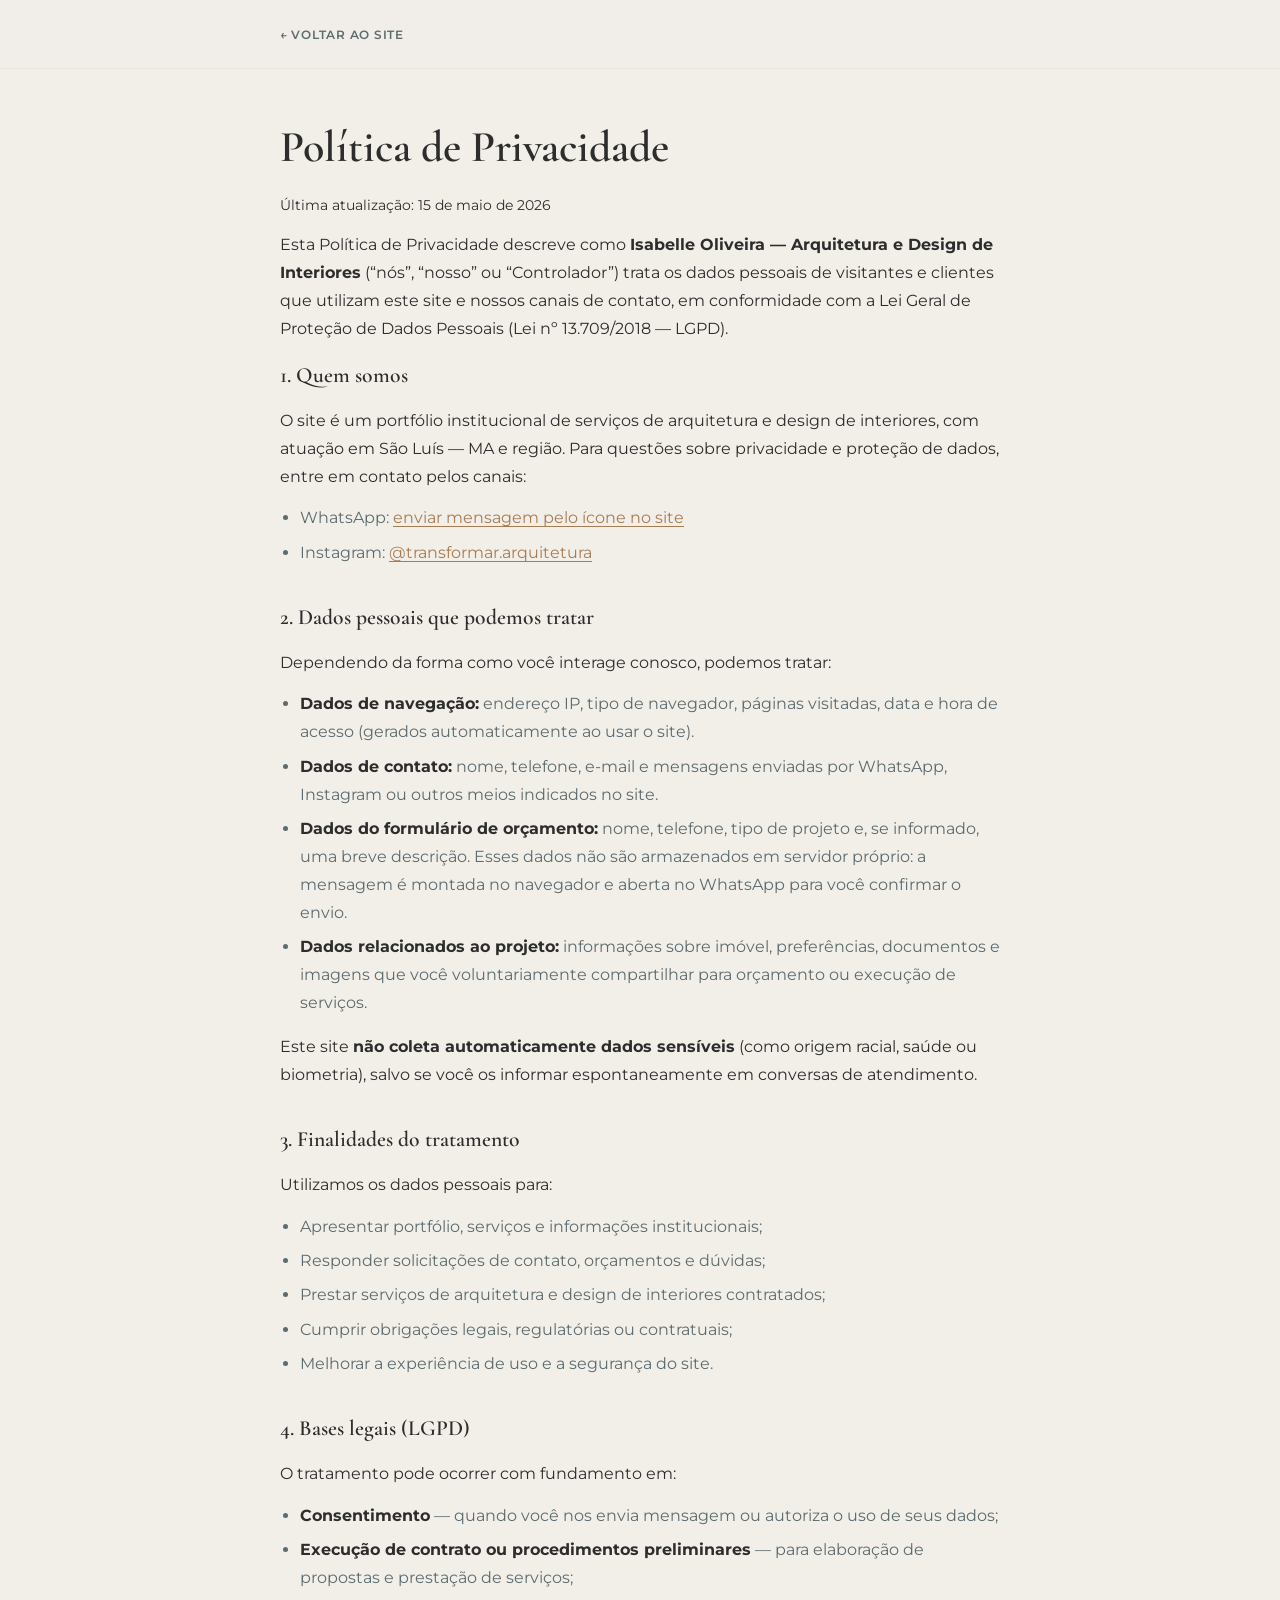
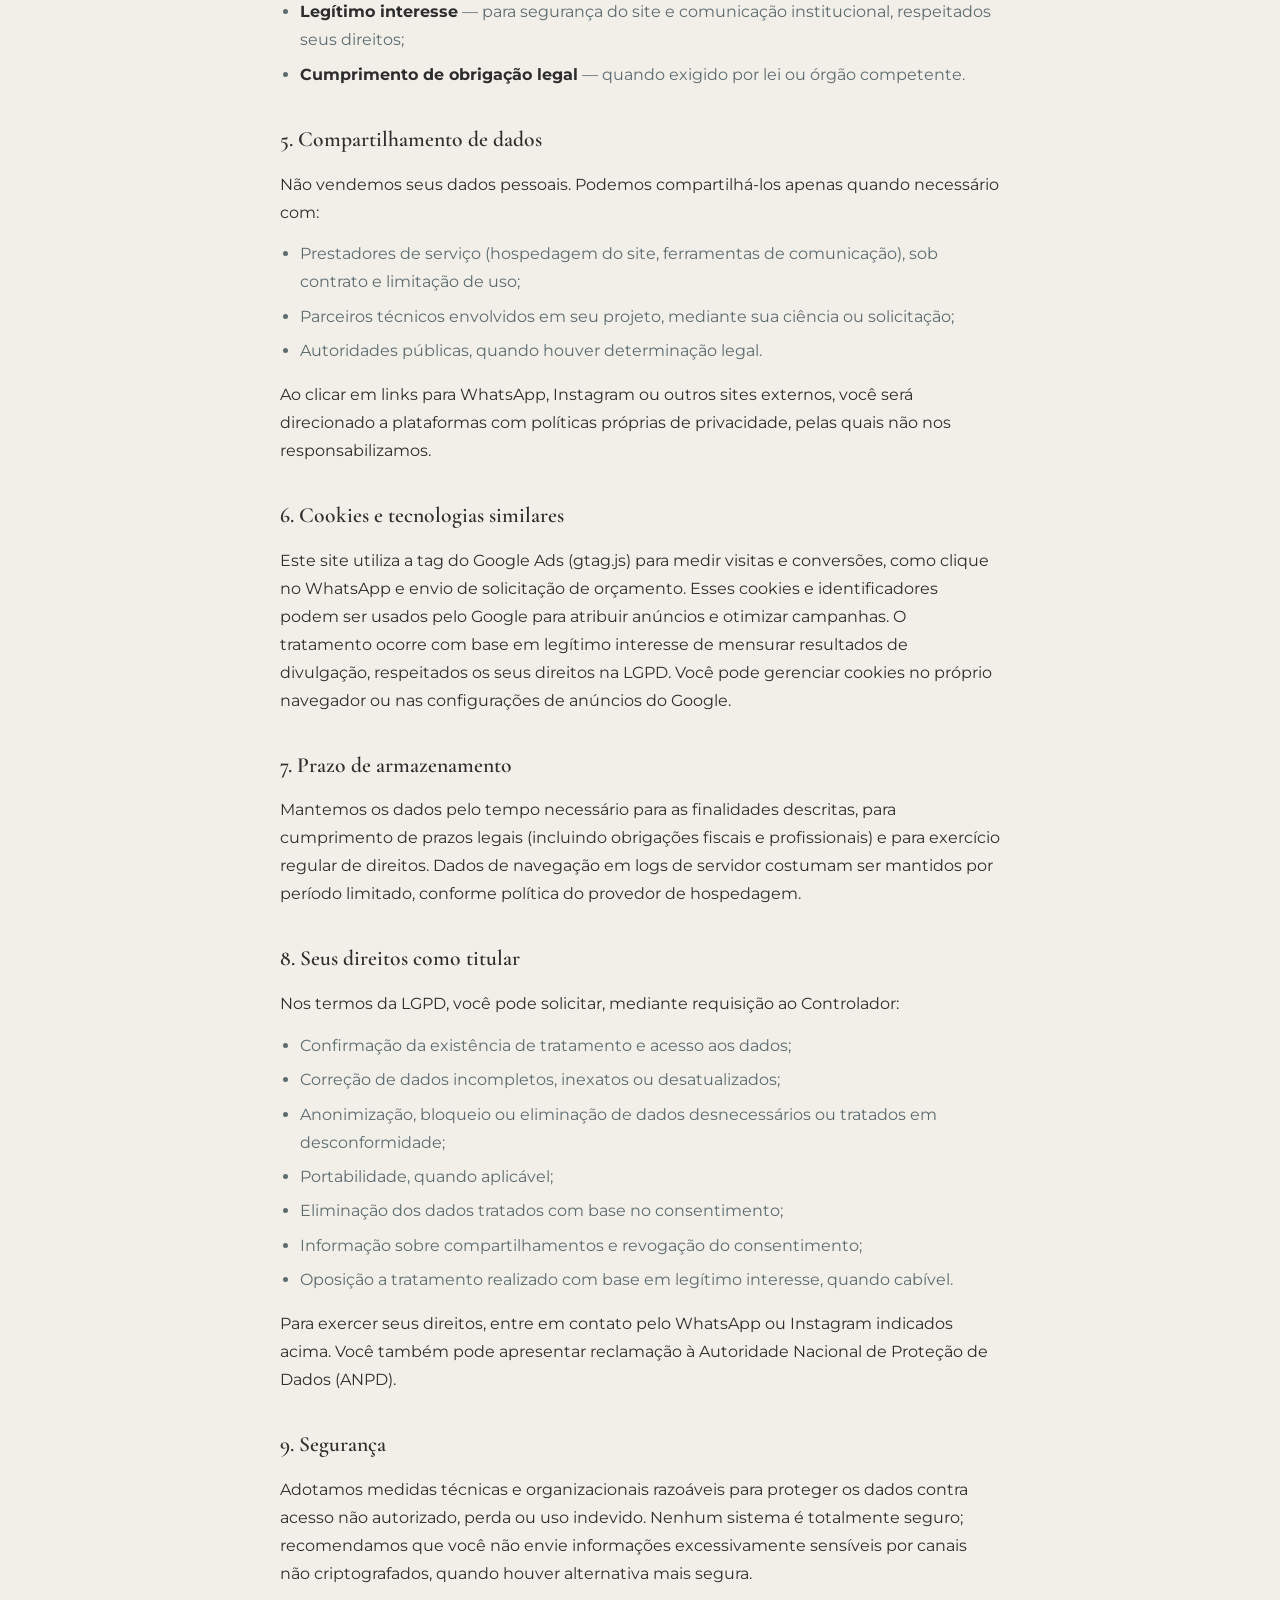
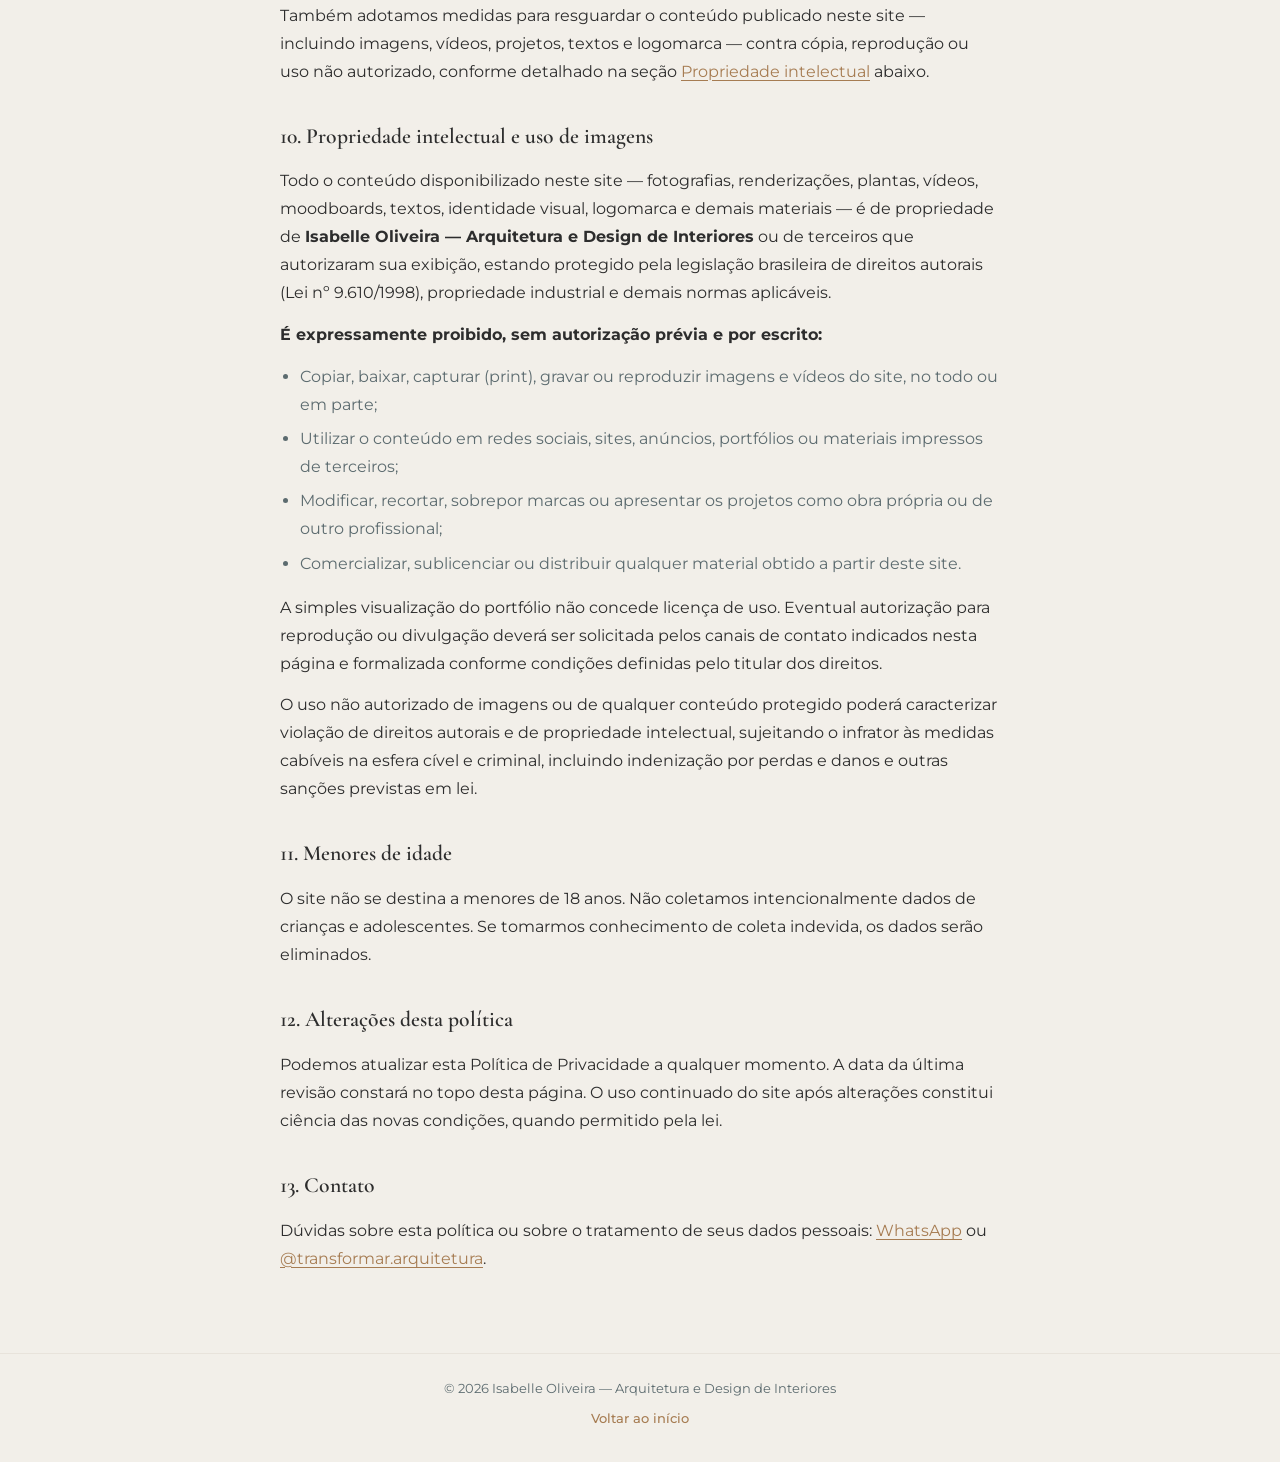
<file: privacidade.html>
<!DOCTYPE html>
<html lang="pt-BR">
<head>
  <!-- Google tag (gtag.js) -->
  <script async src="https://www.googletagmanager.com/gtag/js?id=AW-18393325599"></script>
  <script>
    window.dataLayer = window.dataLayer || [];
    function gtag(){dataLayer.push(arguments);}
    gtag('js', new Date());

    gtag('config', 'AW-18393325599');
  </script>
  <meta charset="UTF-8">
  <meta name="viewport" content="width=device-width, initial-scale=1.0">
  <meta name="description" content="Política de privacidade, segurança e propriedade intelectual — Isabelle Oliveira Arquitetura e Design de Interiores.">
  <title>Política de Privacidade | Isabelle Oliveira</title>
  <link rel="icon" href="favicon.svg" type="image/svg+xml">
  <link rel="preconnect" href="https://fonts.googleapis.com">
  <link rel="preconnect" href="https://fonts.gstatic.com" crossorigin>
  <link href="https://fonts.googleapis.com/css2?family=Cormorant+Garamond:wght@500;600&family=Montserrat:wght@400;500;600&display=swap" rel="stylesheet">
  <link rel="stylesheet" href="css/legal.css">
</head>
<body class="legal-page">

  <header class="legal-header">
    <div class="legal-header__inner">
      <a href="index.html" class="legal-header__back">← Voltar ao site</a>
    </div>
  </header>

  <main class="legal-main container">
    <h1>Política de Privacidade</h1>
    <p class="legal-updated">Última atualização: 15 de maio de 2026</p>

    <p>
      Esta Política de Privacidade descreve como <strong>Isabelle Oliveira — Arquitetura e Design de Interiores</strong>
      (“nós”, “nosso” ou “Controlador”) trata os dados pessoais de visitantes e clientes que utilizam este site
      e nossos canais de contato, em conformidade com a Lei Geral de Proteção de Dados Pessoais (Lei nº 13.709/2018 — LGPD).
    </p>

    <section>
      <h2>1. Quem somos</h2>
      <p>
        O site é um portfólio institucional de serviços de arquitetura e design de interiores, com atuação em
        São Luís — MA e região. Para questões sobre privacidade e proteção de dados, entre em contato pelos canais:
      </p>
      <ul>
        <li>WhatsApp: <a href="https://wa.me/559885375067">enviar mensagem pelo ícone no site</a></li>
        <li>Instagram: <a href="https://instagram.com/transformar.arquitetura" target="_blank" rel="noopener">@transformar.arquitetura</a></li>
      </ul>
    </section>

    <section>
      <h2>2. Dados pessoais que podemos tratar</h2>
      <p>Dependendo da forma como você interage conosco, podemos tratar:</p>
      <ul>
        <li><strong>Dados de navegação:</strong> endereço IP, tipo de navegador, páginas visitadas, data e hora de acesso (gerados automaticamente ao usar o site).</li>
        <li><strong>Dados de contato:</strong> nome, telefone, e-mail e mensagens enviadas por WhatsApp, Instagram ou outros meios indicados no site.</li>
        <li><strong>Dados do formulário de orçamento:</strong> nome, telefone, tipo de projeto e, se informado, uma breve descrição. Esses dados não são armazenados em servidor próprio: a mensagem é montada no navegador e aberta no WhatsApp para você confirmar o envio.</li>
        <li><strong>Dados relacionados ao projeto:</strong> informações sobre imóvel, preferências, documentos e imagens que você voluntariamente compartilhar para orçamento ou execução de serviços.</li>
      </ul>
      <p>
        Este site <strong>não coleta automaticamente dados sensíveis</strong>
        (como origem racial, saúde ou biometria), salvo se você os informar espontaneamente em conversas de atendimento.
      </p>
    </section>

    <section>
      <h2>3. Finalidades do tratamento</h2>
      <p>Utilizamos os dados pessoais para:</p>
      <ul>
        <li>Apresentar portfólio, serviços e informações institucionais;</li>
        <li>Responder solicitações de contato, orçamentos e dúvidas;</li>
        <li>Prestar serviços de arquitetura e design de interiores contratados;</li>
        <li>Cumprir obrigações legais, regulatórias ou contratuais;</li>
        <li>Melhorar a experiência de uso e a segurança do site.</li>
      </ul>
    </section>

    <section>
      <h2>4. Bases legais (LGPD)</h2>
      <p>O tratamento pode ocorrer com fundamento em:</p>
      <ul>
        <li><strong>Consentimento</strong> — quando você nos envia mensagem ou autoriza o uso de seus dados;</li>
        <li><strong>Execução de contrato ou procedimentos preliminares</strong> — para elaboração de propostas e prestação de serviços;</li>
        <li><strong>Legítimo interesse</strong> — para segurança do site e comunicação institucional, respeitados seus direitos;</li>
        <li><strong>Cumprimento de obrigação legal</strong> — quando exigido por lei ou órgão competente.</li>
      </ul>
    </section>

    <section>
      <h2>5. Compartilhamento de dados</h2>
      <p>
        Não vendemos seus dados pessoais. Podemos compartilhá-los apenas quando necessário com:
      </p>
      <ul>
        <li>Prestadores de serviço (hospedagem do site, ferramentas de comunicação), sob contrato e limitação de uso;</li>
        <li>Parceiros técnicos envolvidos em seu projeto, mediante sua ciência ou solicitação;</li>
        <li>Autoridades públicas, quando houver determinação legal.</li>
      </ul>
      <p>
        Ao clicar em links para WhatsApp, Instagram ou outros sites externos, você será direcionado a plataformas
        com políticas próprias de privacidade, pelas quais não nos responsabilizamos.
      </p>
    </section>

    <section>
      <h2>6. Cookies e tecnologias similares</h2>
      <p>
        Este site utiliza a tag do Google Ads (gtag.js) para medir visitas e conversões, como clique no WhatsApp
        e envio de solicitação de orçamento. Esses cookies e identificadores podem ser usados pelo Google para
        atribuir anúncios e otimizar campanhas. O tratamento ocorre com base em legítimo interesse de mensurar
        resultados de divulgação, respeitados os seus direitos na LGPD.
        Você pode gerenciar cookies no próprio navegador ou nas configurações de anúncios do Google.
      </p>
    </section>

    <section>
      <h2>7. Prazo de armazenamento</h2>
      <p>
        Mantemos os dados pelo tempo necessário para as finalidades descritas, para cumprimento de prazos legais
        (incluindo obrigações fiscais e profissionais) e para exercício regular de direitos. Dados de navegação
        em logs de servidor costumam ser mantidos por período limitado, conforme política do provedor de hospedagem.
      </p>
    </section>

    <section>
      <h2>8. Seus direitos como titular</h2>
      <p>Nos termos da LGPD, você pode solicitar, mediante requisição ao Controlador:</p>
      <ul>
        <li>Confirmação da existência de tratamento e acesso aos dados;</li>
        <li>Correção de dados incompletos, inexatos ou desatualizados;</li>
        <li>Anonimização, bloqueio ou eliminação de dados desnecessários ou tratados em desconformidade;</li>
        <li>Portabilidade, quando aplicável;</li>
        <li>Eliminação dos dados tratados com base no consentimento;</li>
        <li>Informação sobre compartilhamentos e revogação do consentimento;</li>
        <li>Oposição a tratamento realizado com base em legítimo interesse, quando cabível.</li>
      </ul>
      <p>
        Para exercer seus direitos, entre em contato pelo WhatsApp ou Instagram indicados acima.
        Você também pode apresentar reclamação à Autoridade Nacional de Proteção de Dados (ANPD).
      </p>
    </section>

    <section>
      <h2>9. Segurança</h2>
      <p>
        Adotamos medidas técnicas e organizacionais razoáveis para proteger os dados contra acesso não autorizado,
        perda ou uso indevido. Nenhum sistema é totalmente seguro; recomendamos que você não envie informações
        excessivamente sensíveis por canais não criptografados, quando houver alternativa mais segura.
      </p>
      <p>
        Também adotamos medidas para resguardar o conteúdo publicado neste site — incluindo imagens, vídeos,
        projetos, textos e logomarca — contra cópia, reprodução ou uso não autorizado, conforme detalhado
        na seção <a href="#propriedade-intelectual">Propriedade intelectual</a> abaixo.
      </p>
    </section>

    <section id="propriedade-intelectual">
      <h2>10. Propriedade intelectual e uso de imagens</h2>
      <p>
        Todo o conteúdo disponibilizado neste site — fotografias, renderizações, plantas, vídeos, moodboards,
        textos, identidade visual, logomarca e demais materiais — é de propriedade de
        <strong>Isabelle Oliveira — Arquitetura e Design de Interiores</strong> ou de terceiros que autorizaram
        sua exibição, estando protegido pela legislação brasileira de direitos autorais (Lei nº 9.610/1998),
        propriedade industrial e demais normas aplicáveis.
      </p>
      <p><strong>É expressamente proibido, sem autorização prévia e por escrito:</strong></p>
      <ul>
        <li>Copiar, baixar, capturar (print), gravar ou reproduzir imagens e vídeos do site, no todo ou em parte;</li>
        <li>Utilizar o conteúdo em redes sociais, sites, anúncios, portfólios ou materiais impressos de terceiros;</li>
        <li>Modificar, recortar, sobrepor marcas ou apresentar os projetos como obra própria ou de outro profissional;</li>
        <li>Comercializar, sublicenciar ou distribuir qualquer material obtido a partir deste site.</li>
      </ul>
      <p>
        A simples visualização do portfólio não concede licença de uso. Eventual autorização para reprodução
        ou divulgação deverá ser solicitada pelos canais de contato indicados nesta página e formalizada
        conforme condições definidas pelo titular dos direitos.
      </p>
      <p>
        O uso não autorizado de imagens ou de qualquer conteúdo protegido poderá caracterizar violação de
        direitos autorais e de propriedade intelectual, sujeitando o infrator às medidas cabíveis na esfera
        cível e criminal, incluindo indenização por perdas e danos e outras sanções previstas em lei.
      </p>
    </section>

    <section>
      <h2>11. Menores de idade</h2>
      <p>
        O site não se destina a menores de 18 anos. Não coletamos intencionalmente dados de crianças e adolescentes.
        Se tomarmos conhecimento de coleta indevida, os dados serão eliminados.
      </p>
    </section>

    <section>
      <h2>12. Alterações desta política</h2>
      <p>
        Podemos atualizar esta Política de Privacidade a qualquer momento. A data da última revisão constará no topo
        desta página. O uso continuado do site após alterações constitui ciência das novas condições, quando permitido pela lei.
      </p>
    </section>

    <section>
      <h2>13. Contato</h2>
      <p>
        Dúvidas sobre esta política ou sobre o tratamento de seus dados pessoais:
        <a href="https://wa.me/559885375067">WhatsApp</a> ou
        <a href="https://instagram.com/transformar.arquitetura" target="_blank" rel="noopener">@transformar.arquitetura</a>.
      </p>
    </section>
  </main>

  <footer class="legal-footer">
  <div class="container">
    <p>© 2026 Isabelle Oliveira — Arquitetura e Design de Interiores</p>
    <p><a href="index.html">Voltar ao início</a></p>
  </div>
  </footer>

  <script src="js/analytics.js"></script>
</body>
</html>
</file>
<file: css/anuncio.css>
/* Anúncio — Avaliação gratuita do ambiente (compartilhável) */

:root {
  --cream: #f2efe9;
  --charcoal: #2d2d2d;
  --copper: #a67c52;
  --copper-light: #c9a882;
  --font-sans: "Montserrat", system-ui, sans-serif;
  --font-serif: "Cormorant Garamond", Georgia, serif;
  --font-script: "Great Vibes", cursive;
}

*,
*::before,
*::after {
  box-sizing: border-box;
  margin: 0;
  padding: 0;
}

body {
  font-family: var(--font-sans);
  min-height: 100vh;
  display: flex;
  flex-direction: column;
  align-items: center;
  justify-content: center;
  gap: 1.5rem;
  padding: 2rem 1rem;
  background: #1a1a1a;
}

.ad {
  width: min(1080px, 100%);
  max-width: 1080px;
  aspect-ratio: 4 / 5;
  padding: 3rem 2.5rem;
  display: flex;
  flex-direction: column;
  justify-content: space-between;
  background: linear-gradient(160deg, var(--charcoal) 0%, #3d3530 45%, var(--charcoal) 100%);
  color: var(--cream);
  border-radius: 8px;
  position: relative;
  overflow: hidden;
  box-shadow: 0 24px 80px rgba(0, 0, 0, 0.5);
}

.ad__bg {
  position: absolute;
  inset: 0;
  background:
    radial-gradient(circle at 85% 15%, rgba(166, 124, 82, 0.35) 0%, transparent 45%),
    radial-gradient(circle at 10% 90%, rgba(201, 168, 130, 0.15) 0%, transparent 40%);
  pointer-events: none;
}

.ad__header,
.ad__body,
.ad__footer {
  position: relative;
  z-index: 1;
}

.ad__header {
  text-align: center;
}

.ad__logo {
  width: 72px;
  height: auto;
  margin-inline: auto;
  object-fit: contain;
  filter: brightness(1.1);
}

.ad__brand {
  font-family: var(--font-script);
  font-size: clamp(2rem, 5vw, 2.75rem);
  color: var(--copper-light);
  margin-top: 0.5rem;
  line-height: 1.1;
}

.ad__tagline {
  font-size: 0.65rem;
  font-weight: 600;
  letter-spacing: 0.25em;
  text-transform: uppercase;
  color: rgba(242, 239, 233, 0.7);
  margin-top: 0.35rem;
}

.ad__body {
  text-align: center;
  padding: 1rem 0;
}

.ad__badge {
  display: inline-block;
  font-size: 0.7rem;
  font-weight: 700;
  letter-spacing: 0.18em;
  text-transform: uppercase;
  color: var(--charcoal);
  background: var(--copper-light);
  padding: 0.4rem 1rem;
  border-radius: 999px;
  margin-bottom: 1.25rem;
}

.ad__title {
  font-family: var(--font-serif);
  font-size: clamp(2rem, 6vw, 3.25rem);
  font-weight: 600;
  line-height: 1.15;
  margin-bottom: 1rem;
}

.ad__subtitle {
  font-size: clamp(0.9rem, 2.5vw, 1.1rem);
  line-height: 1.65;
  color: rgba(242, 239, 233, 0.88);
  max-width: 28ch;
  margin-inline: auto;
}

.ad__list {
  list-style: none;
  display: flex;
  flex-wrap: wrap;
  justify-content: center;
  gap: 0.75rem 1.5rem;
  margin-top: 2rem;
}

.ad__list li {
  font-size: 0.8rem;
  font-weight: 600;
  letter-spacing: 0.06em;
  text-transform: uppercase;
  color: var(--copper-light);
}

.ad__list li::before {
  content: "◆ ";
  font-size: 0.5rem;
  vertical-align: middle;
}

.ad__footer {
  text-align: center;
  padding-top: 1.5rem;
  border-top: 1px solid rgba(201, 168, 130, 0.3);
}

.ad__cta-text {
  font-family: var(--font-serif);
  font-size: clamp(1.25rem, 3vw, 1.6rem);
  font-weight: 600;
  margin-bottom: 0.5rem;
}

.ad__whatsapp {
  display: inline-flex;
  flex-direction: column;
  align-items: center;
  gap: 0.5rem;
  margin-top: 0.5rem;
  padding: 0.75rem 1.25rem;
  border-radius: 999px;
  background: rgba(37, 211, 102, 0.15);
  color: #25d366;
  text-decoration: none;
  transition: background 0.25s, transform 0.25s;
}

.ad__whatsapp span {
  font-size: 0.85rem;
  font-weight: 600;
  letter-spacing: 0.04em;
}

.ad__whatsapp:hover {
  background: rgba(37, 211, 102, 0.28);
  transform: scale(1.03);
}

.ad__insta,
.ad__city {
  font-size: 0.75rem;
  color: rgba(242, 239, 233, 0.65);
  margin-top: 0.35rem;
}

.ad-hint {
  font-size: 0.8rem;
  color: rgba(255, 255, 255, 0.5);
  text-align: center;
}

.ad-hint a {
  color: var(--copper-light);
}

@media print {
  body {
    background: white;
    padding: 0;
  }

  .ad-hint {
    display: none;
  }

  .ad {
    box-shadow: none;
    max-width: 100%;
  }
}
</file>
<file: css/style.css>
/* Isabelle Oliveira — Arquitetura & Design de Interiores */

:root {
  --cream: #f2efe9;
  --cream-dark: #e8e3db;
  --charcoal: #2d2d2d;
  --charcoal-soft: #3d3d3d;
  --slate: #5c6b6f;
  --copper: #a67c52;
  --copper-light: #c9a882;
  --white: #ffffff;
  --shadow: 0 12px 40px rgba(45, 45, 45, 0.08);
  --shadow-hover: 0 20px 50px rgba(45, 45, 45, 0.14);
  --radius: 16px;
  --radius-pill: 999px;
  --transition: 0.35s cubic-bezier(0.4, 0, 0.2, 1);
  --font-sans: "Montserrat", system-ui, sans-serif;
  --font-serif: "Cormorant Garamond", Georgia, serif;
  --font-script: "Great Vibes", cursive;
}

*,
*::before,
*::after {
  box-sizing: border-box;
  margin: 0;
  padding: 0;
}

html {
  scroll-behavior: smooth;
}

body {
  font-family: var(--font-sans);
  font-size: 1rem;
  line-height: 1.65;
  color: var(--charcoal);
  background: var(--cream);
  overflow-x: hidden;
  padding-bottom: 5rem;
}

img {
  max-width: 100%;
  height: auto;
  display: block;
}

a {
  color: inherit;
  text-decoration: none;
}

ul {
  list-style: none;
}

.container {
  width: min(1140px, 92vw);
  margin-inline: auto;
}

/* —— Header —— */
.header {
  position: fixed;
  inset: 0 0 auto;
  z-index: 100;
  padding: 1rem 0;
  transition: background var(--transition), box-shadow var(--transition), padding var(--transition);
}

.header.scrolled {
  background: rgba(242, 239, 233, 0.95);
  backdrop-filter: blur(12px);
  box-shadow: 0 1px 0 rgba(45, 45, 45, 0.06);
  padding: 0.65rem 0;
}

.header__inner {
  display: flex;
  align-items: center;
  justify-content: space-between;
  gap: 1rem;
}

.logo {
  font-family: var(--font-script);
  font-size: 1.5rem;
  color: var(--charcoal);
  white-space: nowrap;
}

.logo span {
  font-family: var(--font-sans);
  font-size: 0.65rem;
  font-weight: 500;
  letter-spacing: 0.2em;
  text-transform: uppercase;
  display: block;
  margin-top: 0.15rem;
  color: var(--slate);
}

.nav {
  display: flex;
  align-items: center;
  gap: 1.5rem;
}

.nav a {
  font-size: 0.8rem;
  font-weight: 500;
  letter-spacing: 0.08em;
  text-transform: uppercase;
  color: var(--charcoal-soft);
  transition: color var(--transition);
}

.nav a:hover {
  color: var(--copper);
}

.nav__cta {
  background: var(--charcoal);
  color: var(--white) !important;
  padding: 0.6rem 1.25rem;
  border-radius: var(--radius-pill);
}

.nav__cta:hover {
  background: var(--copper);
  color: var(--white) !important;
}

.menu-toggle {
  display: none;
  flex-direction: column;
  gap: 5px;
  background: none;
  border: none;
  cursor: pointer;
  padding: 4px;
}

.menu-toggle span {
  width: 24px;
  height: 2px;
  background: var(--charcoal);
  transition: var(--transition);
}

/* —— Hero —— */
.hero {
  min-height: 100vh;
  display: grid;
  grid-template-columns: 1fr 1fr;
  align-items: center;
  gap: 3rem;
  padding: 7rem 0 4rem;
  position: relative;
}

.hero::before {
  content: "";
  position: absolute;
  top: -10%;
  right: -5%;
  width: 55%;
  height: 80%;
  background: linear-gradient(135deg, var(--cream-dark) 0%, transparent 70%);
  border-radius: 50%;
  z-index: -1;
}

.hero__badge {
  display: inline-flex;
  align-items: center;
  gap: 0.5rem;
  background: var(--charcoal);
  color: var(--white);
  font-size: 0.75rem;
  padding: 0.55rem 1rem;
  border-radius: var(--radius-pill);
  margin-bottom: 1.5rem;
}

.hero__badge svg {
  width: 16px;
  height: 16px;
  flex-shrink: 0;
}

.hero__script {
  font-family: var(--font-script);
  font-size: clamp(1.5rem, 3vw, 2rem);
  color: var(--copper);
  margin-bottom: 0.5rem;
}

.hero h1 {
  font-family: var(--font-serif);
  font-size: clamp(2.2rem, 5vw, 3.5rem);
  font-weight: 600;
  line-height: 1.15;
  margin-bottom: 1.25rem;
  letter-spacing: -0.02em;
}

.hero h1 em {
  font-style: italic;
  color: var(--copper);
}

.hero__text {
  font-size: 1.05rem;
  color: var(--slate);
  max-width: 32rem;
  margin-bottom: 2rem;
}

.hero__text strong {
  color: var(--charcoal);
  font-weight: 600;
}

.hero__actions {
  display: flex;
  flex-wrap: wrap;
  gap: 1rem;
}

.btn {
  display: inline-flex;
  align-items: center;
  gap: 0.5rem;
  font-size: 0.8rem;
  font-weight: 600;
  letter-spacing: 0.06em;
  text-transform: uppercase;
  padding: 0.9rem 1.75rem;
  border-radius: var(--radius-pill);
  border: none;
  cursor: pointer;
  transition: transform var(--transition), background var(--transition), box-shadow var(--transition);
}

.btn:hover {
  transform: translateY(-2px);
}

.btn--primary {
  background: var(--charcoal);
  color: var(--white);
}

.btn--primary:hover {
  background: var(--copper);
  box-shadow: var(--shadow-hover);
}

.btn--outline {
  background: transparent;
  color: var(--charcoal);
  border: 1.5px solid var(--charcoal);
}

.btn--outline:hover {
  background: var(--charcoal);
  color: var(--white);
}

.hero__visual {
  display: flex;
  justify-content: flex-end;
  align-items: center;
}

.hero__showcase {
  display: grid;
  grid-template-columns: 0.95fr 1.05fr;
  grid-template-rows: repeat(3, 1fr);
  gap: 0.75rem;
  width: 100%;
  max-width: 500px;
  height: min(540px, 72vh);
}

.hero__card {
  margin: 0;
  overflow: hidden;
  border-radius: 14px;
  box-shadow: var(--shadow);
  min-height: 0;
}

.hero__card:nth-of-type(1) {
  grid-column: 1;
  grid-row: 1;
}

.hero__card:nth-of-type(2) {
  grid-column: 1;
  grid-row: 2;
}

.hero__card:nth-of-type(3) {
  grid-column: 1;
  grid-row: 3;
}

.hero__card img {
  width: 100%;
  height: 100%;
  object-fit: cover;
  display: block;
  transition: transform 0.5s ease;
}

.hero__card:hover img {
  transform: scale(1.04);
}

.hero__portrait-box {
  grid-column: 2;
  grid-row: 1 / -1;
  overflow: hidden;
  border-radius: 18px;
  box-shadow: var(--shadow-hover);
  background: var(--charcoal-soft);
  min-height: 0;
  position: relative;
}

.hero__portrait {
  width: 100%;
  height: 100%;
  object-fit: cover;
  object-position: 92% top;
  display: block;
}

/* —— Sections —— */
.section {
  padding: 5.5rem 0;
}

.section--dark {
  background: var(--charcoal);
  color: var(--white);
}

.section__label {
  font-size: 0.7rem;
  font-weight: 600;
  letter-spacing: 0.25em;
  text-transform: uppercase;
  color: var(--copper);
  margin-bottom: 0.75rem;
}

.section--dark .section__label {
  color: var(--copper-light);
}

.section__title {
  font-family: var(--font-serif);
  font-size: clamp(2rem, 4vw, 2.75rem);
  font-weight: 600;
  line-height: 1.2;
  margin-bottom: 1rem;
}

.section__intro {
  max-width: 36rem;
  color: var(--slate);
  margin-bottom: 3rem;
}

.section--dark .section__intro {
  color: rgba(255, 255, 255, 0.75);
}

/* —— Services —— */
.services__grid {
  display: grid;
  grid-template-columns: repeat(4, 1fr);
  gap: 1.5rem;
}

.service-card {
  background: var(--white);
  padding: 2rem 1.5rem;
  border-radius: var(--radius);
  box-shadow: var(--shadow);
  transition: transform var(--transition), box-shadow var(--transition);
}

.service-card:hover {
  transform: translateY(-6px);
  box-shadow: var(--shadow-hover);
}

.service-card__icon {
  width: 48px;
  height: 48px;
  border-radius: 50%;
  background: var(--cream);
  display: flex;
  align-items: center;
  justify-content: center;
  margin-bottom: 1.25rem;
  color: var(--copper);
}

.service-card h3 {
  font-size: 0.85rem;
  font-weight: 700;
  letter-spacing: 0.05em;
  text-transform: uppercase;
  margin-bottom: 0.5rem;
}

.service-card p {
  font-size: 0.9rem;
  color: var(--slate);
  line-height: 1.55;
}

/* —— Portfolio —— */
.portfolio__grid {
  display: grid;
  grid-template-columns: repeat(3, 1fr);
  gap: 1.5rem;
}

.project-card {
  position: relative;
  border-radius: var(--radius);
  overflow: hidden;
  cursor: pointer;
  aspect-ratio: 4/3;
  background: var(--charcoal);
}

.project-card img {
  width: 100%;
  height: 100%;
  object-fit: cover;
  transition: transform 0.6s ease;
}

.project-card:hover img {
  transform: scale(1.06);
}

.project-card__overlay {
  position: absolute;
  inset: 0;
  background: linear-gradient(to top, rgba(45, 45, 45, 0.92) 0%, transparent 55%);
  display: flex;
  flex-direction: column;
  justify-content: flex-end;
  padding: 1.5rem;
  color: var(--white);
  transition: background var(--transition);
}

.project-card:hover .project-card__overlay {
  background: linear-gradient(to top, rgba(45, 45, 45, 0.95) 0%, rgba(45, 45, 45, 0.3) 100%);
}

.project-card__tag {
  font-size: 0.65rem;
  font-weight: 600;
  letter-spacing: 0.15em;
  text-transform: uppercase;
  color: var(--copper-light);
  margin-bottom: 0.35rem;
}

.project-card h3 {
  font-family: var(--font-serif);
  font-size: 1.35rem;
  font-weight: 600;
}

.project-card__arrow {
  position: absolute;
  top: 1rem;
  right: 1rem;
  width: 36px;
  height: 36px;
  border-radius: 50%;
  background: rgba(255, 255, 255, 0.15);
  backdrop-filter: blur(4px);
  display: flex;
  align-items: center;
  justify-content: center;
  opacity: 0;
  transform: translateY(8px);
  transition: var(--transition);
}

.project-card:hover .project-card__arrow {
  opacity: 1;
  transform: translateY(0);
}

/* —— Depoimentos —— */
.testimonials__grid {
  display: grid;
  grid-template-columns: repeat(2, 1fr);
  gap: 1.5rem;
}

.testimonial {
  margin: 0;
  background: var(--white);
  padding: 2rem 1.75rem 1.75rem;
  border-radius: var(--radius);
  box-shadow: var(--shadow);
  display: flex;
  flex-direction: column;
  gap: 1.25rem;
}

.testimonial::before {
  content: "“";
  font-family: var(--font-serif);
  font-size: 3rem;
  line-height: 0.6;
  color: var(--copper);
}

.testimonial p {
  font-family: var(--font-serif);
  font-size: 1.2rem;
  font-style: italic;
  line-height: 1.55;
  color: var(--charcoal);
  flex: 1;
}

.testimonial footer {
  display: flex;
  flex-direction: column;
  gap: 0.2rem;
}

.testimonial strong {
  font-family: var(--font-sans);
  font-size: 0.85rem;
  font-weight: 700;
  font-style: normal;
  letter-spacing: 0.04em;
  text-transform: uppercase;
}

.testimonial span {
  font-family: var(--font-sans);
  font-size: 0.8rem;
  font-style: normal;
  color: var(--slate);
}

/* —— Gallery —— */
.gallery__grid {
  display: grid;
  grid-template-columns: repeat(4, 1fr);
  grid-template-rows: repeat(2, minmax(200px, 1fr)) minmax(220px, auto);
  gap: 1.25rem;
  align-items: stretch;
}

.gallery__item {
  border-radius: var(--radius);
  overflow: hidden;
  position: relative;
  min-height: 0;
}

.gallery__item img {
  width: 100%;
  height: 100%;
  min-height: 200px;
  object-fit: cover;
  transition: transform 0.5s ease;
}

.gallery__item:hover img {
  transform: scale(1.04);
}

/* Destaque principal — canto superior esquerdo */
.gallery__item--hero {
  grid-column: 1 / 3;
  grid-row: 1 / 3;
  min-height: 420px;
}

.gallery__item--hero img {
  min-height: 100%;
}

/* Fotos menores — coluna direita */
.gallery__item--slot-1 {
  grid-column: 3;
  grid-row: 1;
}

.gallery__item--slot-2 {
  grid-column: 4;
  grid-row: 1;
}

.gallery__item--slot-3 {
  grid-column: 3;
  grid-row: 2;
}

.gallery__item--logo {
  grid-column: 4;
  grid-row: 2;
  background: var(--cream-dark);
  display: flex;
  align-items: center;
  justify-content: center;
}

/* Faixa panorâmica — base da galeria */
.gallery__item--wide {
  grid-column: 1 / 4;
  grid-row: 3;
  min-height: 260px;
}

.gallery__item--wide img {
  min-height: 260px;
  object-position: center 40%;
}

/* Frase motivacional — coluna ao lado da faixa */
.gallery__quote {
  grid-column: 4;
  grid-row: 3;
  display: flex;
  flex-direction: column;
  justify-content: center;
  gap: 0.75rem;
  padding: 1.75rem 1.5rem;
  background: var(--charcoal);
  color: var(--cream);
  border-radius: var(--radius);
  text-align: center;
}

.gallery__quote__script {
  font-family: var(--font-script);
  font-size: clamp(1.5rem, 3vw, 1.85rem);
  color: var(--copper-light);
  line-height: 1.2;
}

.gallery__quote__title {
  font-family: var(--font-serif);
  font-size: clamp(1.15rem, 2.2vw, 1.4rem);
  font-weight: 600;
  line-height: 1.35;
}

.gallery__quote__title em {
  font-style: italic;
  color: var(--copper-light);
}

.gallery__quote__text {
  font-size: 0.82rem;
  line-height: 1.65;
  color: rgba(242, 239, 233, 0.85);
}

.gallery__quote__btn {
  margin-top: 0.5rem;
  align-self: center;
  font-size: 0.72rem;
  padding: 0.75rem 1.35rem;
  background: var(--copper);
  color: var(--white);
}

.gallery__quote__btn:hover {
  background: var(--copper-light);
  color: var(--charcoal);
}

.gallery__item--logo img {
  object-fit: contain;
  padding: 1.25rem;
  transform: none !important;
}

.gallery__item--logo:hover img {
  transform: scale(1.02) !important;
}

.gallery__hint {
  font-size: 0.85rem;
  color: var(--slate);
  margin: -1.5rem 0 1.5rem;
  font-style: italic;
}

.gallery__item[data-lightbox] {
  cursor: zoom-in;
  position: relative;
}

.gallery__item[data-lightbox]:hover img {
  transform: scale(1.04);
}

.gallery__zoom {
  position: absolute;
  bottom: 0.75rem;
  right: 0.75rem;
  width: 36px;
  height: 36px;
  border-radius: 50%;
  background: rgba(45, 45, 45, 0.75);
  color: var(--white);
  display: flex;
  align-items: center;
  justify-content: center;
  font-size: 1.25rem;
  font-weight: 300;
  opacity: 0;
  transition: opacity var(--transition);
  pointer-events: none;
}

.gallery__item[data-lightbox]:hover .gallery__zoom,
.gallery__item[data-lightbox]:focus-visible .gallery__zoom {
  opacity: 1;
}

/* —— Vídeos —— */
.videos__grid {
  display: grid;
  grid-template-columns: 1fr;
  gap: 2rem;
  max-width: 1100px;
  margin-inline: auto;
}

.videos__col--main {
  display: flex;
  flex-direction: column;
  gap: 1.25rem;
}

.video-card {
  width: 100%;
}

.video-card--landscape .video-card__player {
  aspect-ratio: 16 / 9;
  max-height: none;
}

.video-card--landscape .video-card__player video {
  object-fit: cover;
}

.video-card--portrait {
  max-width: 380px;
  margin-inline: auto;
}

.video-card--portrait .video-card__player {
  aspect-ratio: 9 / 16;
  max-height: min(72vh, 640px);
}

.video-card__player {
  position: relative;
  width: 100%;
  border-radius: 20px;
  overflow: hidden;
  background: var(--charcoal);
  box-shadow: var(--shadow-hover);
}

.video-card__player video {
  width: 100%;
  height: 100%;
  object-fit: cover;
  display: block;
  vertical-align: middle;
}

.video-card__body {
  padding: 1.25rem 0.5rem 0;
  text-align: center;
}

.video-card__tag {
  font-size: 0.65rem;
  font-weight: 600;
  letter-spacing: 0.15em;
  text-transform: uppercase;
  color: var(--copper);
}

.video-card__title {
  font-family: var(--font-serif);
  font-size: 1.5rem;
  font-weight: 600;
  margin: 0.35rem 0 0.5rem;
  color: var(--charcoal);
}

.video-card__text {
  font-size: 0.95rem;
  color: var(--slate);
  line-height: 1.6;
}

.videos__quote {
  display: flex;
  flex-direction: column;
  justify-content: center;
  gap: 0.75rem;
  padding: 1.75rem 1.5rem;
  background: var(--charcoal);
  color: var(--cream);
  border-radius: var(--radius);
  text-align: center;
}

.videos__quote__script {
  font-family: var(--font-script);
  font-size: clamp(1.5rem, 3vw, 1.85rem);
  color: var(--copper-light);
  line-height: 1.2;
}

.videos__quote__title {
  font-family: var(--font-serif);
  font-size: clamp(1.15rem, 2.2vw, 1.4rem);
  font-weight: 600;
  line-height: 1.35;
}

.videos__quote__title em {
  font-style: italic;
  color: var(--copper-light);
}

.videos__quote__text {
  font-size: 0.82rem;
  line-height: 1.65;
  color: rgba(242, 239, 233, 0.85);
}

.videos__quote__btn {
  margin-top: 0.5rem;
  align-self: center;
  font-size: 0.72rem;
  padding: 0.75rem 1.35rem;
  background: var(--copper);
  color: var(--white);
}

.videos__quote__btn:hover {
  background: var(--copper-light);
  color: var(--charcoal);
}

@media (min-width: 900px) {
  .videos__grid {
    grid-template-columns: 1.2fr 0.8fr;
    gap: 2.5rem;
    align-items: start;
  }

  .video-card--portrait {
    max-width: none;
    margin-inline: 0;
    position: sticky;
    top: 6rem;
  }

  .video-card--portrait .video-card__player {
    max-height: min(78vh, 680px);
  }
}

/* —— About —— */
.about {
  display: grid;
  grid-template-columns: 1fr 1fr;
  gap: 4rem;
  align-items: center;
}

.about__image {
  width: 100%;
  max-width: 360px;
  margin-inline: auto;
  border-radius: 40px;
  overflow: hidden;
  box-shadow: var(--shadow-hover);
  background: var(--cream-dark);
  display: flex;
  align-items: flex-start;
  justify-content: center;
}

.about__image img {
  width: 100%;
  height: auto;
  max-height: 480px;
  object-fit: contain;
  object-position: top center;
  display: block;
  border-radius: 40px;
}

.about__script {
  font-family: var(--font-script);
  font-size: 2rem;
  color: var(--copper);
  margin-bottom: 0.5rem;
}

.about__quote {
  font-family: var(--font-serif);
  font-size: 1.5rem;
  font-style: italic;
  line-height: 1.4;
  margin: 1.5rem 0;
  color: var(--charcoal-soft);
}

.about__stats {
  display: flex;
  gap: 2.5rem;
  margin-top: 2rem;
  padding-top: 2rem;
  border-top: 1px solid var(--cream-dark);
}

.about__stat strong {
  display: block;
  font-family: var(--font-serif);
  font-size: 2rem;
  color: var(--copper);
  line-height: 1;
}

.about__stat span {
  font-size: 0.8rem;
  color: var(--slate);
}

/* —— Anúncio / Promo —— */
.promo {
  padding: 0 0 4rem;
}

.promo__inner {
  display: grid;
  grid-template-columns: 1fr auto;
  gap: 2.5rem;
  align-items: center;
  padding: 2.5rem 2.5rem 2.5rem 2.75rem;
  background: linear-gradient(135deg, var(--charcoal) 0%, #3a342e 50%, var(--charcoal-soft) 100%);
  border-radius: 24px;
  color: var(--cream);
  box-shadow: var(--shadow-hover);
  position: relative;
  overflow: hidden;
}

.promo__inner::before {
  content: "";
  position: absolute;
  top: -40%;
  right: -10%;
  width: 50%;
  height: 140%;
  background: radial-gradient(ellipse, rgba(166, 124, 82, 0.25) 0%, transparent 70%);
  pointer-events: none;
}

.promo__content {
  position: relative;
  z-index: 1;
}

.promo__badge {
  display: inline-block;
  font-size: 0.65rem;
  font-weight: 700;
  letter-spacing: 0.2em;
  text-transform: uppercase;
  color: var(--charcoal);
  background: var(--copper-light);
  padding: 0.35rem 0.85rem;
  border-radius: var(--radius-pill);
  margin-bottom: 1rem;
}

.promo__title {
  font-family: var(--font-serif);
  font-size: clamp(1.75rem, 4vw, 2.5rem);
  font-weight: 600;
  line-height: 1.2;
  margin-bottom: 0.75rem;
}

.promo__text {
  font-size: 0.95rem;
  line-height: 1.7;
  color: rgba(242, 239, 233, 0.9);
  max-width: 36rem;
  margin-bottom: 1.25rem;
}

.promo__text strong {
  color: var(--copper-light);
}

.promo__benefits {
  list-style: none;
  margin-bottom: 1.75rem;
}

.promo__benefits li {
  position: relative;
  padding-left: 1.35rem;
  font-size: 0.88rem;
  color: rgba(242, 239, 233, 0.85);
  margin-bottom: 0.4rem;
}

.promo__benefits li::before {
  content: "✓";
  position: absolute;
  left: 0;
  color: var(--copper-light);
  font-weight: 700;
}

.promo__btn {
  background: var(--copper);
  color: var(--white);
}

.promo__btn:hover {
  background: var(--copper-light);
  color: var(--charcoal);
}

.promo__visual {
  position: relative;
  z-index: 1;
  flex-shrink: 0;
}

.promo__card {
  width: min(220px, 28vw);
  aspect-ratio: 3 / 4;
  padding: 1.75rem 1.25rem;
  background: rgba(242, 239, 233, 0.08);
  border: 1px solid rgba(201, 168, 130, 0.35);
  border-radius: 20px;
  display: flex;
  flex-direction: column;
  justify-content: space-between;
  text-align: center;
  backdrop-filter: blur(8px);
}

.promo__card__label {
  align-self: center;
  font-size: 0.7rem;
  font-weight: 700;
  letter-spacing: 0.15em;
  text-transform: uppercase;
  color: var(--charcoal);
  background: var(--copper-light);
  padding: 0.3rem 0.75rem;
  border-radius: var(--radius-pill);
}

.promo__card__title {
  font-family: var(--font-serif);
  font-size: 1.35rem;
  font-weight: 600;
  line-height: 1.35;
  color: var(--cream);
}

.promo__card__brand {
  font-family: var(--font-script);
  font-size: 1.5rem;
  color: var(--copper-light);
}

@media (max-width: 768px) {
  .promo__inner {
    grid-template-columns: 1fr;
    padding: 2rem 1.5rem;
    text-align: center;
  }

  .promo__benefits {
    text-align: left;
    max-width: 20rem;
    margin-inline: auto;
  }

  .promo__visual {
    display: none;
  }
}

/* —— CTA —— */
.cta {
  text-align: center;
  padding: 4rem 2rem;
  background: linear-gradient(135deg, var(--charcoal) 0%, var(--charcoal-soft) 100%);
  border-radius: 24px;
  color: var(--white);
  margin-top: 2rem;
}

.cta__script {
  font-family: var(--font-script);
  font-size: clamp(1.75rem, 4vw, 2.5rem);
  margin-bottom: 1rem;
}

.cta p {
  opacity: 0.85;
  margin-bottom: 2rem;
  max-width: 32rem;
  margin-inline: auto;
}

/* —— Contact —— */
.contact__grid {
  display: grid;
  grid-template-columns: repeat(3, 1fr);
  gap: 1.5rem;
  align-items: stretch;
}

.contact-card {
  display: flex;
  flex-direction: column;
  align-items: center;
  background: rgba(255, 255, 255, 0.06);
  border: 1px solid rgba(255, 255, 255, 0.1);
  border-radius: var(--radius);
  padding: 2rem 1.25rem;
  text-align: center;
  transition: background var(--transition), transform var(--transition);
}

.contact-card:hover {
  background: rgba(255, 255, 255, 0.1);
  transform: translateY(-4px);
}

.contact-card__icon-wrap {
  display: flex;
  align-items: center;
  justify-content: center;
  width: 100%;
  min-height: 52px;
  margin-bottom: 1rem;
  flex-shrink: 0;
}

.contact-card__icon-link {
  display: inline-flex;
  margin: 0;
  border-radius: 50%;
  line-height: 0;
  transition: transform var(--transition), box-shadow var(--transition);
}

.contact-card__icon-link:hover {
  transform: scale(1.08);
  box-shadow: 0 8px 24px rgba(166, 124, 82, 0.45);
}

.contact-card__icon {
  width: 52px;
  height: 52px;
  border-radius: 50%;
  background: var(--copper);
  display: flex;
  align-items: center;
  justify-content: center;
  flex-shrink: 0;
}

.contact-card__icon svg {
  display: block;
}

.contact-card h3 {
  font-size: 0.75rem;
  font-weight: 600;
  letter-spacing: 0.15em;
  text-transform: uppercase;
  margin: 0 0 0.5rem;
  opacity: 0.7;
  width: 100%;
  flex-shrink: 0;
}

.contact-card__text {
  font-size: 1rem;
  font-weight: 500;
  line-height: 1.5;
  margin: 0;
  width: 100%;
  opacity: 0.95;
}

.contact-card--instagram .contact-card__text {
  color: var(--cream);
}

/* —— Menu de orçamento (home) —— */
.quote-menu {
  padding-top: 0;
}

.quote-menu__grid {
  display: grid;
  grid-template-columns: repeat(3, 1fr);
  gap: 1.25rem;
}

.quote-menu__card {
  display: flex;
  flex-direction: column;
  gap: 0.65rem;
  padding: 1.75rem 1.5rem;
  background: var(--white);
  border: 1px solid transparent;
  border-radius: var(--radius);
  box-shadow: var(--shadow);
  transition: transform var(--transition), box-shadow var(--transition), border-color var(--transition);
}

.quote-menu__card:hover {
  transform: translateY(-6px);
  box-shadow: var(--shadow-hover);
  border-color: var(--copper-light);
}

.quote-menu__card span {
  font-size: 0.65rem;
  font-weight: 700;
  letter-spacing: 0.16em;
  text-transform: uppercase;
  color: var(--copper);
}

.quote-menu__card h3 {
  font-family: var(--font-serif);
  font-size: 1.45rem;
  font-weight: 600;
  line-height: 1.25;
}

.quote-menu__card p {
  font-size: 0.9rem;
  color: var(--slate);
  flex: 1;
}

.quote-menu__card em {
  font-style: normal;
  font-size: 0.78rem;
  font-weight: 600;
  letter-spacing: 0.06em;
  text-transform: uppercase;
  color: var(--copper);
}

/* —— Página / formulário de orçamento —— */
.quote-hero {
  padding: 8rem 0 2rem;
  text-align: center;
}

.quote-hero__script {
  font-family: var(--font-script);
  font-size: clamp(1.6rem, 3vw, 2.1rem);
  color: var(--copper);
  margin-bottom: 0.5rem;
}

.quote-hero__title {
  font-family: var(--font-serif);
  font-size: clamp(2.2rem, 5vw, 3.4rem);
  font-weight: 600;
  line-height: 1.15;
  margin-bottom: 1rem;
}

.quote-hero__title em {
  font-style: italic;
  color: var(--copper);
}

.quote-hero__text {
  max-width: 38rem;
  margin-inline: auto;
  color: var(--slate);
}

.quote-hero__text strong {
  color: var(--charcoal);
}

.quote-briefing {
  min-height: calc(100vh - 5rem);
  display: flex;
  align-items: center;
  padding: 7.5rem 0 4rem;
}

.quote-briefing[hidden] {
  display: none;
}

.quote-briefing__inner {
  max-width: 40rem;
  margin-inline: auto;
  text-align: center;
}

.quote-briefing .quote-hero__title {
  margin-bottom: 1.5rem;
}

.quote-briefing__lead {
  font-family: var(--font-serif);
  font-size: clamp(1.25rem, 2.4vw, 1.55rem);
  font-weight: 600;
  color: var(--charcoal);
  margin-bottom: 1.15rem;
}

.quote-briefing__text {
  color: var(--slate);
  font-size: 1.02rem;
  line-height: 1.75;
  margin-bottom: 1.15rem;
}

.quote-briefing__note {
  margin: 1.5rem 0 1.35rem;
  padding: 1.15rem 1.35rem;
  background: var(--white);
  border-left: 3px solid var(--copper);
  border-radius: 0 12px 12px 0;
  text-align: left;
  color: var(--slate);
  font-size: 0.95rem;
  line-height: 1.7;
  box-shadow: var(--shadow);
}

.quote-briefing__note strong {
  display: block;
  font-size: 0.72rem;
  font-weight: 700;
  letter-spacing: 0.14em;
  text-transform: uppercase;
  color: var(--copper);
  margin-bottom: 0.35rem;
}

.quote-briefing__close {
  font-family: var(--font-serif);
  font-size: clamp(1.15rem, 2.2vw, 1.4rem);
  font-weight: 600;
  line-height: 1.45;
  color: var(--charcoal);
  margin: 1.75rem 0 1.75rem;
}

.quote-briefing__cta {
  margin-inline: auto;
}

.quote[hidden] {
  display: none;
}

.quote__form-heading {
  margin-bottom: 0.75rem;
}

.quote {
  padding-top: 6.5rem;
  scroll-margin-top: 4.5rem;
}

.quote__layout {
  display: grid;
  grid-template-columns: minmax(0, 0.85fr) minmax(0, 1.15fr);
  gap: 2.5rem;
  align-items: start;
}

.quote__aside {
  padding: 2rem 1.75rem;
  background: var(--charcoal);
  color: var(--cream);
  border-radius: 24px;
}

.quote__aside-title {
  font-family: var(--font-serif);
  font-size: 1.75rem;
  font-weight: 600;
  margin-bottom: 1.5rem;
}

.quote__steps {
  display: flex;
  flex-direction: column;
  gap: 1.25rem;
}

.quote__steps li {
  display: flex;
  gap: 1rem;
  align-items: flex-start;
}

.quote__steps span {
  flex-shrink: 0;
  width: 36px;
  height: 36px;
  border-radius: 50%;
  background: var(--copper);
  color: var(--white);
  font-size: 0.85rem;
  font-weight: 700;
  display: flex;
  align-items: center;
  justify-content: center;
}

.quote__steps strong {
  display: block;
  font-size: 0.95rem;
  margin-bottom: 0.2rem;
}

.quote__steps p {
  font-size: 0.85rem;
  line-height: 1.55;
  color: rgba(242, 239, 233, 0.8);
}

.quote__aside-note {
  margin-top: 1.75rem;
  padding-top: 1.25rem;
  border-top: 1px solid rgba(255, 255, 255, 0.12);
  font-size: 0.8rem;
  line-height: 1.6;
  color: rgba(242, 239, 233, 0.7);
}

.quote-form {
  background: var(--white);
  padding: 2rem 1.75rem 2.25rem;
  border-radius: 24px;
  box-shadow: var(--shadow);
}

.quote-form__fieldset {
  border: 0;
  margin-bottom: 1.5rem;
}

.quote-form__fieldset legend,
.quote-field > span {
  display: block;
  font-size: 0.72rem;
  font-weight: 700;
  letter-spacing: 0.12em;
  text-transform: uppercase;
  color: var(--slate);
  margin-bottom: 0.75rem;
}

.quote-field > span em {
  font-style: normal;
  font-weight: 500;
  letter-spacing: 0.04em;
  text-transform: none;
  color: var(--copper);
}

.quote-types {
  display: grid;
  grid-template-columns: repeat(3, 1fr);
  gap: 0.75rem;
}

.quote-type {
  cursor: pointer;
}

.quote-type input {
  position: absolute;
  opacity: 0;
  pointer-events: none;
}

.quote-type__card {
  display: flex;
  flex-direction: column;
  gap: 0.25rem;
  min-height: 100%;
  padding: 0.9rem 0.8rem;
  border: 1.5px solid var(--cream-dark);
  border-radius: 12px;
  background: var(--cream);
  transition: border-color var(--transition), background var(--transition), box-shadow var(--transition);
}

.quote-type__card strong {
  font-size: 0.82rem;
  font-weight: 700;
  color: var(--charcoal);
}

.quote-type__card em {
  font-style: normal;
  font-size: 0.72rem;
  color: var(--slate);
  line-height: 1.35;
}

.quote-type:hover .quote-type__card,
.quote-type input:focus-visible + .quote-type__card {
  border-color: var(--copper);
}

.quote-type input:checked + .quote-type__card {
  border-color: var(--copper);
  background: #f7f1ea;
  box-shadow: 0 0 0 3px rgba(166, 124, 82, 0.18);
}

.quote-form__grid {
  display: grid;
  grid-template-columns: 1fr 1fr;
  gap: 1rem 1.15rem;
  margin-bottom: 1.5rem;
}

.quote-field {
  display: flex;
  flex-direction: column;
}

.quote-field input,
.quote-field select,
.quote-field textarea {
  width: 100%;
  font-family: inherit;
  font-size: 0.95rem;
  color: var(--charcoal);
  background: var(--cream);
  border: 1.5px solid var(--cream-dark);
  border-radius: 12px;
  padding: 0.8rem 0.95rem;
  transition: border-color var(--transition), box-shadow var(--transition);
}

.quote-field textarea {
  resize: vertical;
  min-height: 5.5rem;
  margin-bottom: 1.25rem;
}

.quote-field input:focus,
.quote-field select:focus,
.quote-field textarea:focus {
  outline: none;
  border-color: var(--copper);
  box-shadow: 0 0 0 3px rgba(166, 124, 82, 0.16);
  background: var(--white);
}

.quote-checks {
  display: flex;
  flex-wrap: wrap;
  gap: 0.55rem;
}

.quote-checks label {
  display: inline-flex;
  align-items: center;
  gap: 0.4rem;
  font-size: 0.82rem;
  font-weight: 500;
  color: var(--charcoal-soft);
  background: var(--cream);
  border: 1px solid var(--cream-dark);
  border-radius: var(--radius-pill);
  padding: 0.45rem 0.85rem;
  cursor: pointer;
}

.quote-checks input {
  accent-color: var(--copper);
}

.quote-consent {
  display: flex;
  align-items: flex-start;
  gap: 0.65rem;
  font-size: 0.82rem;
  line-height: 1.55;
  color: var(--slate);
  margin-bottom: 1.25rem;
}

.quote-consent input {
  margin-top: 0.2rem;
  accent-color: var(--copper);
}

.quote-consent a {
  color: var(--copper);
  text-decoration: underline;
  text-underline-offset: 2px;
}

.quote-form__actions {
  display: flex;
  flex-wrap: wrap;
  align-items: center;
  gap: 1rem;
}

.quote-form__hint {
  font-size: 0.8rem;
  color: var(--slate);
  max-width: 18rem;
}

.quote-form__error {
  margin-top: 0.5rem;
  font-size: 0.78rem;
  font-weight: 600;
  color: #9b3d2e;
}

.quote-form__status {
  min-height: 1.25rem;
  margin-top: 0.85rem;
  font-size: 0.85rem;
  font-weight: 600;
  color: var(--copper);
}

.quote-form.is-invalid .quote-type__card {
  border-color: #e0cfc3;
}

.visually-hidden {
  position: absolute;
  width: 1px;
  height: 1px;
  padding: 0;
  margin: -1px;
  overflow: hidden;
  clip: rect(0, 0, 0, 0);
  white-space: nowrap;
  border: 0;
}

.faq-hero {
  padding: 8rem 0 2rem;
  text-align: center;
}

.faq-hero .quote-hero__text {
  margin-inline: auto;
}

.faq {
  padding-top: 1rem;
}

.faq__list {
  max-width: 760px;
  display: flex;
  flex-direction: column;
  gap: 0.85rem;
  margin-bottom: 3rem;
}

.faq-item {
  background: var(--white);
  border-radius: var(--radius);
  box-shadow: var(--shadow);
  overflow: hidden;
}

.faq-item summary {
  cursor: pointer;
  list-style: none;
  font-size: 1.05rem;
  font-weight: 600;
  padding: 1.25rem 3rem 1.25rem 1.5rem;
  position: relative;
  color: var(--charcoal);
}

.faq-item summary::-webkit-details-marker {
  display: none;
}

.faq-item summary::after {
  content: "+";
  position: absolute;
  right: 1.35rem;
  top: 50%;
  transform: translateY(-50%);
  font-size: 1.35rem;
  font-weight: 400;
  color: var(--copper);
}

.faq-item[open] summary::after {
  content: "–";
}

.faq-item p {
  padding: 0 1.5rem 1.25rem;
  color: var(--slate);
  line-height: 1.7;
}

.faq-item p + p {
  padding-top: 0;
}

.faq-item a {
  color: var(--copper);
  font-weight: 600;
  text-decoration: underline;
  text-underline-offset: 3px;
}

/* —— Footer —— */
.footer {
  padding: 2rem 0;
  text-align: center;
  border-top: 1px solid var(--cream-dark);
}

.footer__tagline {
  font-size: 0.7rem;
  font-weight: 600;
  letter-spacing: 0.2em;
  text-transform: uppercase;
  color: var(--slate);
}

.footer__tagline strong {
  color: var(--copper);
}

.footer__copy {
  font-size: 0.8rem;
  color: var(--slate);
  margin-top: 0.5rem;
}

.footer__links {
  margin-top: 0.75rem;
  display: flex;
  justify-content: center;
  flex-wrap: wrap;
  gap: 0.35rem 1.25rem;
}

.footer__links a {
  font-size: 0.75rem;
  font-weight: 500;
  letter-spacing: 0.04em;
  color: var(--slate);
  text-decoration: underline;
  text-underline-offset: 3px;
  transition: color var(--transition);
}

.footer__links a:hover {
  color: var(--copper);
}

/* —— Modal —— */
.modal {
  position: fixed;
  inset: 0;
  z-index: 200;
  display: flex;
  align-items: center;
  justify-content: center;
  padding: 1.5rem;
  opacity: 0;
  visibility: hidden;
  transition: var(--transition);
}

.modal.active {
  opacity: 1;
  visibility: visible;
}

.modal__backdrop {
  position: absolute;
  inset: 0;
  background: rgba(45, 45, 45, 0.85);
  backdrop-filter: blur(6px);
}

.modal__content {
  position: relative;
  display: flex;
  flex-direction: column;
  background: var(--cream);
  border-radius: 20px;
  max-width: 920px;
  width: 100%;
  max-height: 92vh;
  overflow: hidden;
  transform: translateY(24px) scale(0.98);
  transition: transform var(--transition);
}

.modal.active .modal__content {
  transform: translateY(0) scale(1);
}

.modal__close {
  position: absolute;
  top: 0.75rem;
  right: 0.75rem;
  z-index: 3;
  width: 40px;
  height: 40px;
  border-radius: 50%;
  border: none;
  background: var(--charcoal);
  color: var(--white);
  font-size: 1.25rem;
  cursor: pointer;
  display: flex;
  align-items: center;
  justify-content: center;
  transition: background var(--transition);
  box-shadow: var(--shadow);
}

.modal__close:hover {
  background: var(--copper);
}

.modal__image {
  flex: 0 0 auto;
  width: 100%;
  background: #3a3a3a;
  display: flex;
  align-items: center;
  justify-content: center;
  overflow: hidden;
  border-radius: 20px 20px 0 0;
  max-height: min(68vh, 620px);
}

.modal__image img {
  width: 100%;
  height: auto;
  max-height: min(68vh, 620px);
  object-fit: contain;
  object-position: center center;
  display: block;
}

.modal__body {
  flex: 1 1 auto;
  min-height: 0;
  overflow-y: auto;
  padding: 1.5rem 2rem 2rem;
}

.modal__body .section__label {
  margin-bottom: 0.25rem;
}

.modal__body h2 {
  font-family: var(--font-serif);
  font-size: 2rem;
  margin-bottom: 1rem;
}

.modal__body p {
  color: var(--slate);
  line-height: 1.7;
}

/* —— WhatsApp flutuante —— */
/* —— Compartilhar —— */
.footer__share {
  margin: 2rem auto 1.5rem;
  max-width: 36rem;
  text-align: center;
}

.footer__share__text {
  font-size: 0.95rem;
  color: var(--slate);
  line-height: 1.7;
  margin-bottom: 1.25rem;
}

.footer__share-btn {
  border-color: var(--copper);
  color: var(--copper);
}

.footer__share-btn:hover {
  background: var(--copper);
  color: var(--white);
  border-color: var(--copper);
}

.share-float {
  position: fixed;
  bottom: 1.5rem;
  left: 1.5rem;
  z-index: 150;
  display: flex;
  align-items: center;
  gap: 0.55rem;
  background: var(--charcoal);
  color: var(--cream);
  padding: 0.85rem 1.2rem;
  border: none;
  border-radius: var(--radius-pill);
  box-shadow: 0 8px 28px rgba(45, 45, 45, 0.35);
  font-family: inherit;
  font-size: 0.78rem;
  font-weight: 600;
  letter-spacing: 0.04em;
  cursor: pointer;
  transition: transform var(--transition), box-shadow var(--transition), background var(--transition);
}

.share-float:hover {
  transform: translateY(-3px);
  background: var(--copper);
  box-shadow: 0 12px 36px rgba(166, 124, 82, 0.45);
}

.share-float svg {
  flex-shrink: 0;
}

.share-modal {
  position: fixed;
  inset: 0;
  z-index: 260;
  display: grid;
  place-items: center;
  padding: 1rem;
}

.share-modal[hidden] {
  display: none;
}

.share-modal__backdrop {
  position: absolute;
  inset: 0;
  background: rgba(45, 45, 45, 0.75);
}

.share-modal__content {
  position: relative;
  width: min(480px, 100%);
  max-height: 90vh;
  overflow-y: auto;
  padding: 2rem 1.75rem;
  background: var(--cream);
  border-radius: 20px;
  box-shadow: var(--shadow-hover);
}

.share-modal__close {
  position: absolute;
  top: 0.75rem;
  right: 0.75rem;
  width: 40px;
  height: 40px;
  border: none;
  border-radius: 50%;
  background: var(--cream-dark);
  font-size: 1.5rem;
  line-height: 1;
  cursor: pointer;
  color: var(--charcoal);
}

.share-modal__label {
  font-size: 0.65rem;
  font-weight: 600;
  letter-spacing: 0.18em;
  text-transform: uppercase;
  color: var(--copper);
}

.share-modal__title {
  font-family: var(--font-serif);
  font-size: 1.75rem;
  font-weight: 600;
  margin: 0.35rem 0 0.75rem;
  color: var(--charcoal);
}

.share-modal__intro {
  font-size: 0.9rem;
  color: var(--slate);
  line-height: 1.65;
  margin-bottom: 1.25rem;
}

.share-modal__message {
  font-family: var(--font-serif);
  font-size: 1.05rem;
  font-style: italic;
  line-height: 1.6;
  color: var(--charcoal);
  padding: 1rem 1.15rem;
  margin-bottom: 1rem;
  background: var(--cream-dark);
  border-left: 3px solid var(--copper);
  border-radius: 0 8px 8px 0;
}

.share-modal__url {
  font-size: 0.8rem;
  color: var(--slate);
  word-break: break-all;
  margin-bottom: 1.25rem;
}

.share-modal__actions {
  display: flex;
  flex-direction: column;
  gap: 0.65rem;
}

.share-modal__btn-dark {
  border-color: var(--charcoal);
  color: var(--charcoal);
}

.share-modal__btn-dark:hover {
  background: var(--charcoal);
  color: var(--white);
}

.share-modal__feedback {
  min-height: 1.25rem;
  margin-top: 0.75rem;
  font-size: 0.85rem;
  font-weight: 600;
  color: var(--copper);
  text-align: center;
}

.whatsapp-float {
  position: fixed;
  bottom: 1.5rem;
  right: 1.5rem;
  z-index: 150;
  display: flex;
  align-items: center;
  gap: 0.6rem;
  background: #25d366;
  color: var(--white);
  padding: 0.85rem 1.25rem;
  border-radius: var(--radius-pill);
  box-shadow: 0 8px 28px rgba(37, 211, 102, 0.45);
  font-size: 0.8rem;
  font-weight: 600;
  letter-spacing: 0.04em;
  transition: transform var(--transition), box-shadow var(--transition);
}

.whatsapp-float:hover {
  transform: translateY(-3px) scale(1.02);
  box-shadow: 0 12px 36px rgba(37, 211, 102, 0.55);
  color: var(--white);
}

.whatsapp-float svg {
  flex-shrink: 0;
}

/* —— Lightbox —— */
.lightbox {
  position: fixed;
  inset: 0;
  z-index: 250;
  display: flex;
  align-items: center;
  justify-content: center;
  padding: 1.5rem;
  opacity: 0;
  visibility: hidden;
  transition: var(--transition);
}

.lightbox.active {
  opacity: 1;
  visibility: visible;
}

.lightbox__backdrop {
  position: absolute;
  inset: 0;
  background: rgba(15, 15, 15, 0.92);
  backdrop-filter: blur(8px);
}

.lightbox__figure {
  position: relative;
  z-index: 1;
  max-width: min(1100px, 96vw);
  max-height: 90vh;
  margin: 0;
}

.lightbox__image {
  max-width: 100%;
  max-height: 82vh;
  width: auto;
  height: auto;
  margin: 0 auto;
  border-radius: 12px;
  box-shadow: var(--shadow-hover);
  object-fit: contain;
}

.lightbox__caption {
  text-align: center;
  color: rgba(255, 255, 255, 0.85);
  font-size: 0.9rem;
  margin-top: 0.75rem;
  padding: 0 1rem;
}

.lightbox__close,
.lightbox__prev,
.lightbox__next {
  position: absolute;
  z-index: 2;
  border: none;
  background: rgba(255, 255, 255, 0.12);
  color: var(--white);
  cursor: pointer;
  border-radius: 50%;
  display: flex;
  align-items: center;
  justify-content: center;
  transition: background var(--transition);
}

.lightbox__close:hover,
.lightbox__prev:hover,
.lightbox__next:hover {
  background: rgba(255, 255, 255, 0.25);
}

.lightbox__close {
  top: 1.25rem;
  right: 1.25rem;
  width: 44px;
  height: 44px;
  font-size: 1.75rem;
}

.lightbox__prev,
.lightbox__next {
  top: 50%;
  transform: translateY(-50%);
  width: 48px;
  height: 48px;
  font-size: 2rem;
  line-height: 1;
}

.lightbox__prev {
  left: 1rem;
}

.lightbox__next {
  right: 1rem;
}

/* —— Animations —— */
.reveal {
  opacity: 0;
  transform: translateY(28px);
  transition: opacity 0.7s ease, transform 0.7s ease;
}

.reveal.visible {
  opacity: 1;
  transform: translateY(0);
}

/* —— Responsive —— */
@media (max-width: 1200px) {
  .nav {
    gap: 1.1rem;
  }

  .nav a {
    font-size: 0.72rem;
  }
}

@media (max-width: 1024px) {
  .hero {
    grid-template-columns: 1fr;
    text-align: center;
    padding-top: 6rem;
  }

  .hero__text,
  .hero__actions {
    margin-inline: auto;
    justify-content: center;
  }

  .hero__visual {
    justify-content: center;
    margin-top: 1.5rem;
  }

  .hero__showcase {
    max-width: 420px;
    height: auto;
    grid-template-columns: repeat(3, 1fr);
    grid-template-rows: minmax(320px, auto) 110px;
    gap: 0.6rem;
  }

  .hero__portrait-box {
    grid-column: 1 / -1;
    grid-row: 1;
  }

  .hero__card:nth-of-type(1) {
    grid-column: 1;
    grid-row: 2;
  }

  .hero__card:nth-of-type(2) {
    grid-column: 2;
    grid-row: 2;
  }

  .hero__card:nth-of-type(3) {
    grid-column: 3;
    grid-row: 2;
  }

  .hero__portrait {
    object-position: 90% top;
  }

  .services__grid {
    grid-template-columns: repeat(2, 1fr);
  }

  .portfolio__grid {
    grid-template-columns: repeat(2, 1fr);
  }

  .testimonials__grid {
    grid-template-columns: 1fr 1fr;
  }

  .gallery__grid {
    grid-template-columns: repeat(2, 1fr);
    grid-template-rows: auto;
  }

  .gallery__item--hero {
    grid-column: 1 / -1;
    grid-row: auto;
    min-height: 320px;
  }

  .gallery__item--slot-1,
  .gallery__item--slot-2,
  .gallery__item--slot-3,
  .gallery__item--logo {
    grid-column: auto;
    grid-row: auto;
  }

  .gallery__item--wide {
    grid-column: 1 / -1;
    grid-row: auto;
    min-height: 240px;
  }

  .gallery__item--wide img {
    min-height: 240px;
  }

  .gallery__quote {
    grid-column: 1 / -1;
    grid-row: auto;
    padding: 2rem 1.5rem;
  }

  .about {
    grid-template-columns: 1fr;
  }

  .quote-menu__grid,
  .quote__layout,
  .quote-form__grid,
  .quote-types {
    grid-template-columns: 1fr 1fr;
  }
}

@media (max-width: 768px) {
  .nav {
    position: fixed;
    inset: 0;
    top: 0;
    background: var(--cream);
    flex-direction: column;
    justify-content: center;
    gap: 2rem;
    transform: translateX(100%);
    transition: transform var(--transition);
  }

  .nav.open {
    transform: translateX(0);
  }

  .nav a {
    font-size: 0.9rem;
  }

  .menu-toggle {
    display: flex;
    z-index: 101;
  }

  .whatsapp-float__text {
    display: none;
  }

  .whatsapp-float {
    padding: 0.95rem;
    border-radius: 50%;
    bottom: 1.25rem;
    right: 1.25rem;
  }

  .share-float__text {
    display: none;
  }

  .share-float {
    padding: 0.95rem;
    border-radius: 50%;
    bottom: 1.25rem;
    left: 1.25rem;
  }

  .menu-toggle.active span:nth-child(1) {
    transform: rotate(45deg) translate(5px, 5px);
  }

  .menu-toggle.active span:nth-child(2) {
    opacity: 0;
  }

  .menu-toggle.active span:nth-child(3) {
    transform: rotate(-45deg) translate(5px, -5px);
  }

  .services__grid,
  .portfolio__grid,
  .contact__grid,
  .testimonials__grid,
  .quote-menu__grid,
  .quote__layout,
  .quote-form__grid,
  .quote-types {
    grid-template-columns: 1fr;
  }

  .quote-hero {
    padding-top: 7rem;
    text-align: left;
  }

  .faq-hero {
    padding-top: 7rem;
    text-align: left;
  }

  .quote-briefing {
    min-height: 0;
    padding: 7rem 0 3rem;
    align-items: flex-start;
  }

  .quote-briefing__inner {
    text-align: left;
  }

  .quote-briefing__cta {
    margin-inline: 0;
  }

  .quote-form,
  .quote__aside {
    padding: 1.5rem 1.25rem;
  }

  .gallery__grid {
    grid-template-columns: 1fr;
    grid-template-rows: auto;
    gap: 1rem;
  }

  .gallery__item--hero,
  .gallery__item--slot-1,
  .gallery__item--slot-2,
  .gallery__item--slot-3,
  .gallery__item--logo,
  .gallery__item--wide,
  .gallery__quote {
    grid-column: 1;
    grid-row: auto;
  }

  .gallery__item--hero {
    min-height: 280px;
  }

  .gallery__item--wide {
    min-height: 220px;
  }

  .gallery__item--wide img {
    min-height: 220px;
    object-position: center;
  }

  .gallery__item--logo {
    min-height: 160px;
  }

  .gallery__item--logo img {
    min-height: auto;
  }

  .about__stats {
    flex-wrap: wrap;
    gap: 1.5rem;
  }
}
</file>
<file: css/folder.css>
/* Página exclusiva — Folder de apresentação */

:root {
  --cream: #f2efe9;
  --cream-dark: #e8e3db;
  --taupe: #d4c9bc;
  --charcoal: #2d2d2d;
  --charcoal-soft: #3d3d3d;
  --slate: #5c6b6f;
  --copper: #a67c52;
  --copper-light: #c9a882;
  --white: #ffffff;
  --shadow: 0 16px 48px rgba(45, 45, 45, 0.12);
  --radius: 12px;
  --transition: 0.35s cubic-bezier(0.4, 0, 0.2, 1);
  --font-sans: "Montserrat", system-ui, sans-serif;
  --font-serif: "Cormorant Garamond", Georgia, serif;
  --font-script: "Great Vibes", cursive;
}

*,
*::before,
*::after {
  box-sizing: border-box;
  margin: 0;
  padding: 0;
}

html {
  scroll-behavior: smooth;
}

body.folder-page {
  font-family: var(--font-sans);
  font-size: 1rem;
  line-height: 1.65;
  color: var(--charcoal);
  background: var(--cream);
  min-height: 100vh;
}

a {
  color: inherit;
  text-decoration: none;
}

img {
  max-width: 100%;
  height: auto;
  display: block;
}

/* Header */
.folder-header {
  position: sticky;
  top: 0;
  z-index: 50;
  background: rgba(242, 239, 233, 0.92);
  backdrop-filter: blur(12px);
  border-bottom: 1px solid rgba(45, 45, 45, 0.06);
}

.folder-header__inner {
  width: min(960px, 92vw);
  margin-inline: auto;
  padding: 0.85rem 0;
  display: grid;
  grid-template-columns: 1fr auto 1fr;
  align-items: center;
  gap: 1rem;
}

.folder-header__back {
  display: inline-flex;
  align-items: center;
  gap: 0.4rem;
  font-size: 0.78rem;
  font-weight: 500;
  letter-spacing: 0.06em;
  text-transform: uppercase;
  color: var(--slate);
  transition: color var(--transition);
}

.folder-header__back:hover {
  color: var(--copper);
}

.folder-header__title {
  font-size: 0.72rem;
  font-weight: 600;
  letter-spacing: 0.18em;
  text-transform: uppercase;
  color: var(--charcoal-soft);
  text-align: center;
}

.folder-header__cta {
  justify-self: end;
  font-size: 0.75rem;
  font-weight: 600;
  letter-spacing: 0.08em;
  text-transform: uppercase;
  padding: 0.55rem 1.1rem;
  border-radius: 999px;
  background: var(--charcoal);
  color: var(--white);
  transition: background var(--transition), transform var(--transition);
}

.folder-header__cta:hover {
  background: var(--copper);
  transform: translateY(-1px);
}

/* Main */
.folder-main {
  width: min(920px, 94vw);
  margin-inline: auto;
  padding: 2.5rem 0 3rem;
}

.folder-intro {
  text-align: center;
  margin-bottom: 2rem;
}

.folder-intro__script {
  font-family: var(--font-script);
  font-size: clamp(2rem, 5vw, 2.75rem);
  color: var(--copper);
  line-height: 1.2;
}

.folder-intro__headline {
  font-family: var(--font-serif);
  font-size: clamp(1.75rem, 4vw, 2.5rem);
  font-weight: 600;
  margin-top: 0.25rem;
  color: var(--charcoal);
}

.folder-intro__headline em {
  font-style: italic;
  color: var(--copper);
}

.folder-intro__sub {
  margin-top: 0.5rem;
  font-size: 0.72rem;
  font-weight: 600;
  letter-spacing: 0.2em;
  text-transform: uppercase;
  color: var(--slate);
}

/* Folder image frame */
.folder-frame {
  position: relative;
  margin-inline: auto;
}

.folder-frame__inner {
  position: relative;
  z-index: 1;
  border-radius: 4px;
  overflow: hidden;
  box-shadow: var(--shadow);
  background: var(--white);
  line-height: 0;
}

.folder-frame__img {
  width: 100%;
  height: auto;
  cursor: zoom-in;
}

.folder-frame__leaf {
  position: absolute;
  width: 120px;
  height: 120px;
  opacity: 0.35;
  pointer-events: none;
  background-image: url("data:image/svg+xml,%3Csvg xmlns='http://www.w3.org/2000/svg' viewBox='0 0 80 80' fill='none' stroke='%23a67c52' stroke-width='1'%3E%3Cpath d='M40 8c-8 16-24 28-32 36 12-4 24-8 32-20 8 12 20 16 32 20-8-8-24-20-32-36z'/%3E%3Cpath d='M12 68c12-8 20-16 28-28M68 68c-12-8-20-16-28-28'/%3E%3C/svg%3E");
  background-size: contain;
  background-repeat: no-repeat;
}

.folder-frame__leaf--tl {
  top: -2rem;
  left: -1.5rem;
  transform: rotate(-25deg);
}

.folder-frame__leaf--br {
  bottom: -2rem;
  right: -1.5rem;
  transform: rotate(155deg);
}

/* Actions */
.folder-actions {
  display: flex;
  flex-wrap: wrap;
  justify-content: center;
  gap: 0.75rem;
  margin-top: 1.75rem;
}

.folder-btn {
  display: inline-flex;
  align-items: center;
  gap: 0.5rem;
  padding: 0.7rem 1.25rem;
  font-family: inherit;
  font-size: 0.78rem;
  font-weight: 600;
  letter-spacing: 0.06em;
  text-transform: uppercase;
  border: none;
  border-radius: 999px;
  cursor: pointer;
  background: var(--charcoal);
  color: var(--white);
  transition: background var(--transition), transform var(--transition);
}

.folder-btn:hover {
  background: var(--copper);
  transform: translateY(-1px);
}

.folder-btn--outline {
  background: transparent;
  color: var(--charcoal);
  border: 1.5px solid var(--charcoal-soft);
}

.folder-btn--outline:hover {
  border-color: var(--copper);
  color: var(--copper);
  background: transparent;
}

.folder-btn--primary {
  background: #25d366;
}

.folder-btn--primary:hover {
  background: #1ebe5d;
}

/* Contact strip */
.folder-contact {
  margin-top: 3rem;
  padding: 2rem 1.5rem;
  background: var(--taupe);
  border-radius: var(--radius);
  text-align: center;
}

.folder-contact__cta {
  font-family: var(--font-serif);
  font-size: clamp(1.35rem, 3vw, 1.75rem);
  font-weight: 600;
  color: var(--charcoal);
  margin-bottom: 1.5rem;
}

.folder-contact__grid {
  display: flex;
  flex-wrap: wrap;
  justify-content: center;
  gap: 1.5rem 2.5rem;
  margin-bottom: 1.5rem;
}

.folder-contact__item {
  display: flex;
  flex-direction: column;
  align-items: center;
  gap: 0.35rem;
  transition: transform var(--transition), color var(--transition);
}

.folder-contact__item:hover {
  transform: translateY(-2px);
  color: var(--copper);
}

.folder-contact__item--whatsapp {
  cursor: default;
}

.folder-contact__item--whatsapp:hover {
  transform: none;
  color: inherit;
}

.folder-contact__icon-link {
  display: block;
  transition: transform var(--transition);
}

.folder-contact__icon-link:hover {
  transform: scale(1.1);
}

.folder-contact__icon {
  width: 44px;
  height: 44px;
  display: grid;
  place-items: center;
  border-radius: 50%;
  background: var(--charcoal);
  color: var(--white);
}

.folder-contact__label {
  font-size: 0.65rem;
  font-weight: 600;
  letter-spacing: 0.15em;
  text-transform: uppercase;
  color: var(--slate);
}

.folder-contact__value {
  font-size: 0.95rem;
  font-weight: 600;
}

.folder-contact__closing {
  font-size: 0.9rem;
  color: var(--charcoal-soft);
  max-width: 36ch;
  margin-inline: auto;
  line-height: 1.7;
}

/* Footer */
.folder-footer {
  padding: 1.5rem;
  text-align: center;
  font-size: 0.75rem;
  color: var(--slate);
  border-top: 1px solid rgba(45, 45, 45, 0.08);
}

.folder-footer__legal {
  margin-top: 0.5rem;
}

.folder-footer__legal a {
  color: var(--slate);
  text-decoration: underline;
  text-underline-offset: 3px;
  transition: color var(--transition);
}

.folder-footer__legal a:hover {
  color: var(--copper);
}

/* Lightbox */
.folder-lightbox {
  position: fixed;
  inset: 0;
  z-index: 200;
  display: grid;
  place-items: center;
  padding: 1rem;
  background: rgba(45, 45, 45, 0.92);
}

.folder-lightbox[hidden] {
  display: none;
}

.folder-lightbox__close {
  position: absolute;
  top: 1rem;
  right: 1rem;
  width: 48px;
  height: 48px;
  border: none;
  border-radius: 50%;
  background: rgba(255, 255, 255, 0.12);
  color: var(--white);
  font-size: 1.75rem;
  line-height: 1;
  cursor: pointer;
  transition: background var(--transition);
}

.folder-lightbox__close:hover {
  background: rgba(255, 255, 255, 0.22);
}

.folder-lightbox__img {
  max-width: min(96vw, 1100px);
  max-height: 92vh;
  width: auto;
  height: auto;
  object-fit: contain;
  box-shadow: 0 24px 64px rgba(0, 0, 0, 0.4);
}

@media (max-width: 640px) {
  .folder-header__inner {
    grid-template-columns: 1fr 1fr;
    grid-template-rows: auto auto;
  }

  .folder-header__title {
    grid-column: 1 / -1;
    order: -1;
    margin-bottom: 0.25rem;
  }

  .folder-header__cta {
    justify-self: end;
  }

  .folder-frame__leaf {
    width: 72px;
    height: 72px;
  }

  .folder-actions {
    flex-direction: column;
    align-items: stretch;
  }

  .folder-btn {
    justify-content: center;
  }
}
</file>
<file: css/legal.css>
/* Páginas legais — Política de privacidade */

:root {
  --cream: #f2efe9;
  --cream-dark: #e8e3db;
  --charcoal: #2d2d2d;
  --slate: #5c6b6f;
  --copper: #a67c52;
  --font-sans: "Montserrat", system-ui, sans-serif;
  --font-serif: "Cormorant Garamond", Georgia, serif;
}

*,
*::before,
*::after {
  box-sizing: border-box;
  margin: 0;
  padding: 0;
}

body.legal-page {
  font-family: var(--font-sans);
  font-size: 1rem;
  line-height: 1.75;
  color: var(--charcoal);
  background: var(--cream);
}

.container {
  width: min(720px, 92vw);
  margin-inline: auto;
}

a {
  color: var(--copper);
  text-decoration: underline;
  text-underline-offset: 3px;
  transition: opacity 0.2s;
}

a:hover {
  opacity: 0.8;
}

.legal-header {
  padding: 1.25rem 0;
  border-bottom: 1px solid var(--cream-dark);
  background: rgba(242, 239, 233, 0.95);
}

.legal-header__inner {
  width: min(720px, 92vw);
  margin-inline: auto;
}

.legal-header__back {
  font-size: 0.78rem;
  font-weight: 600;
  letter-spacing: 0.06em;
  text-transform: uppercase;
  color: var(--slate);
  text-decoration: none;
}

.legal-header__back:hover {
  color: var(--copper);
  opacity: 1;
}

.legal-main {
  padding: 2.5rem 0 3rem;
}

.legal-main h1 {
  font-family: var(--font-serif);
  font-size: clamp(2rem, 5vw, 2.75rem);
  font-weight: 600;
  margin-bottom: 0.5rem;
}

.legal-updated {
  font-size: 0.85rem;
  color: var(--slate);
  margin-bottom: 2rem;
}

.legal-main section {
  margin-bottom: 2rem;
}

.legal-main h2 {
  font-family: var(--font-serif);
  font-size: 1.35rem;
  font-weight: 600;
  margin-bottom: 0.75rem;
  color: var(--charcoal);
}

.legal-main p {
  margin-bottom: 0.85rem;
  color: var(--charcoal);
}

.legal-main ul {
  margin: 0 0 1rem 1.25rem;
  list-style: disc;
}

.legal-main li {
  margin-bottom: 0.4rem;
  color: var(--slate);
}

.legal-main li strong {
  color: var(--charcoal);
}

.legal-footer {
  padding: 1.5rem 0 2rem;
  text-align: center;
  font-size: 0.8rem;
  color: var(--slate);
  border-top: 1px solid var(--cream-dark);
}

.legal-footer p + p {
  margin-top: 0.5rem;
}

.legal-footer a {
  text-decoration: none;
  font-weight: 500;
}
</file>
